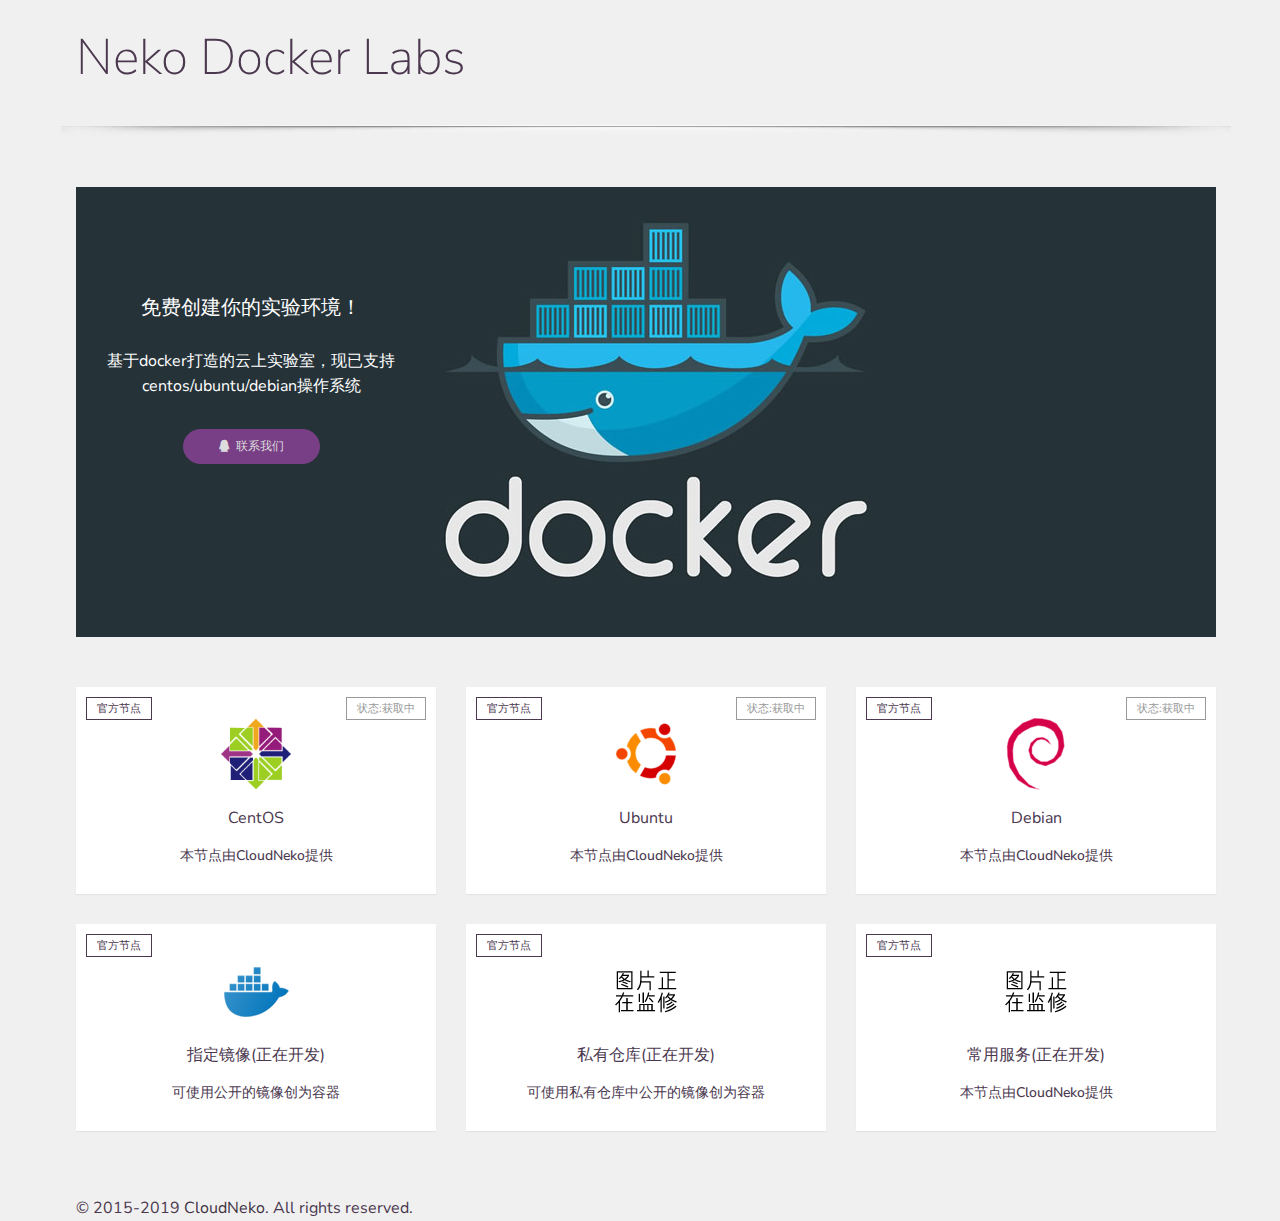
<file: index.html>
﻿<!DOCTYPE html>
<html lang="en">
<head>
	<meta charset="UTF-8" />
	<meta http-equiv="X-UA-Compatible" content="IE=edge" />
	<meta name="viewport" content="width=device-width, initial-scale=1, shrink-to-fit=no" />

	<title>容实验 - 猫云计算,Docker实验室,在线真实环境,高效学习Linux</title>

	<meta name="author" content="容实验" />
	<meta name="description" content="容实验:基于docker打造的云上实验室，现已支持centos/ubuntu/debian操作系统" />

	<link rel="stylesheet" href="https://fonts.googleapis.com/css?family=Nunito+Sans:200,300,400,600" />

	<link rel="stylesheet" href="plugins/bootstrap/bootstrap.min.css" />
	<link rel="stylesheet" href="plugins/font-awesome/css/all.css" />

	<link rel="stylesheet" href="css/style.css" />
	<link rel="stylesheet" href="css/responsive.css" />
	<link rel="stylesheet" href="css/ic-helpers.min.css" />
</head>
<body>




	<!-- Content -->
	<div class="content-home">
		<div class="container m-t-100 m-b-100">
			<div class="row m-b-70">
				<div class="col-sm-8">
					<h1 class="text-xs-center">Neko Docker Labs</h1>
				</div>


				<div class="clearfix"></div>

				<div class="separator-one"></div>
			</div>

			<div class="row m-b-70">
				<div class="col-xs-12 col-sm-12 col-md-12">
					<div class="product-banner">
						<div class="product-banner-wrapper">
							<h2 class="text-white" style="font-size: 20px;">免费创建你的实验环境！</h2>
							<p class="text-white" id="count"></p>
							<p class="text-white m-b-30">基于docker打造的云上实验室，现已支持centos/ubuntu/debian操作系统</p>

                            <a href="http://wpa.qq.com/msgrd?v=3&uin=1512214905&site=qq&menu=yes" class="btn btn-success"><i class="fab fa-qq"></i>&nbsp; 联系我们</a>
						</div>
					</div>
				</div>
			</div>

			<div class="row">
				<div class="col-xs-12 col-sm-4 col-md-4">
					<div class="panel">
						<div class="panel-body p-t-30 p-b-30 text-center">
							<div class="badge-sale-primary">官方节点</div>
                            <div id="fr1-centos"><div style=" position: absolute; top: 10px; /* left: 25px; */ right: 25px; font-size: 11px; color: #999; text-transform: uppercase; border: 1px solid #999; padding: 5px 10px;">状态:获取中</div></div>
							<a href="centos.html" class="product-item">
								<img src="img/iso/centos.png" class="img-responsive center-block" alt="" />
							</a>

							<a href="centos.html">
								<h5 class="m-tb-20">CentOS</h5>
							</a>
							<h6>本节点由CloudNeko提供</h6>
						</div>
					</div>
				</div>

				<div class="col-xs-12 col-sm-4 col-md-4">
					<div class="panel">
						<div class="panel-body p-t-30 p-b-30 text-center">
						<div class="badge-sale-primary">官方节点</div>
                          <div id="fr1-ubuntu"><div style=" position: absolute; top: 10px; /* left: 25px; */ right: 25px; font-size: 11px; color: #999; text-transform: uppercase; border: 1px solid #999; padding: 5px 10px;">状态:获取中</div></div>
							<a href="ubuntu.html" class="product-item">
								<img src="img/iso/ubuntu.png" class="img-responsive center-block" alt="" />
							</a>

							<a href="ubuntu.html">
								<h5 class="m-tb-20">Ubuntu</h5>
							</a>
							<h6>本节点由CloudNeko提供</h6>
						</div>
					</div>
				</div>

				<div class="col-xs-12 col-sm-4 col-md-4">
					<div class="panel">
						<div class="panel-body p-t-30 p-b-30 text-center">
						<div class="badge-sale-primary">官方节点</div>
                          <div id="fr1-debian"><div style=" position: absolute; top: 10px; /* left: 25px; */ right: 25px; font-size: 11px; color: #999; text-transform: uppercase; border: 1px solid #999; padding: 5px 10px;">状态:获取中</div></div>
							<a href="debian.html" class="product-item">
								<img src="img/iso/debian.png" class="img-responsive center-block" alt="" />
							</a>

							<a href="debian.html">
								<h5 class="m-tb-20">Debian</h5>
							</a>
							<h6>本节点由CloudNeko提供</h6>
						</div>
					</div>
				</div>
              
				<div class="col-xs-12 col-sm-4 col-md-4">
					<div class="panel">
						<div class="panel-body p-t-30 p-b-30 text-center">
						<div class="badge-sale-primary">官方节点</div>
                          <div id="fr1"></div>
							<a href="#" class="product-item">
								<img src="img/iso/docker.png" class="img-responsive center-block" alt="" />
							</a>

							<a href="#">
								<h5 class="m-tb-20">指定镜像(正在开发)</h5>
							</a>
							<h6>可使用公开的镜像创为容器</h6>
						</div>
					</div>
				</div>
              
				<div class="col-xs-12 col-sm-4 col-md-4">
					<div class="panel">
						<div class="panel-body p-t-30 p-b-30 text-center">
						<div class="badge-sale-primary">官方节点</div>
							<a href="#" class="product-item">
								<img src="img/iso/ing.png" class="img-responsive center-block" alt="" />
							</a>

							<a href="#">
								<h5 class="m-tb-20">私有仓库(正在开发)</h5>
							</a>
							<h6>可使用私有仓库中公开的镜像创为容器</h6>
						</div>
					</div>
				</div>
              
				<div class="col-xs-12 col-sm-4 col-md-4">
					<div class="panel">
						<div class="panel-body p-t-30 p-b-30 text-center">
						<div class="badge-sale-primary">官方节点</div>
							<a href="#" class="product-item">
								<img src="img/iso/ing.png" class="img-responsive center-block" alt="" />
							</a>

							<a href="#">
								<h5 class="m-tb-20">常用服务(正在开发)</h5>
							</a>
							<h6>本节点由CloudNeko提供</h6>
						</div>
					</div>
				</div>
			</div>




		</div>


				<div class="col-sm-12 footer-line"></div>

				<div class="col-sm-12 m-t-10">
					<div class="container">
						<div class="row">
							<div class="col-xs-12 col-sm-6 text-xs-center">
								<p>&copy; 2015-2019 <a href="#">CloudNeko</a>. All rights reserved.</p>
							</div>

						</div>
					</div>
				</div>
			</div>
		</div>
		<!-- Footer -->
	</div>
	<!-- Content -->

	

	<script src="plugins/jquery.min.js"></script>
	<script src="plugins/bootstrap/bootstrap.min.js"></script>

	<script src="js/global.js"></script>
<script>
  $.post("http://labs.cloudneko.com/api/GetCount.php","",function(data, xhr) {
     var obj = eval(data);
     document.getElementById("count").innerHTML ="已创建过"+obj.count+"次容器";
   },"json")
    $.get("http://labs.cloudneko.com/api/GetNodeStatus.php?nodename=suqian1","",function(data, xhr) {
     var obj = eval(data);
    if(obj.status=="ok")
    {
      document.getElementById("fr1-centos").innerHTML ="<div style=\" position: absolute; top: 10px; /* left: 25px; */ right: 25px; font-size: 11px; color: #4f8e4b; text-transform: uppercase; border: 1px solid #4f8e4b; padding: 5px 10px; \">状态:正常</div>";
      document.getElementById("fr1-ubuntu").innerHTML ="<div style=\" position: absolute; top: 10px; /* left: 25px; */ right: 25px; font-size: 11px; color: #4f8e4b; text-transform: uppercase; border: 1px solid #4f8e4b; padding: 5px 10px; \">状态:正常</div>";
      document.getElementById("fr1-debian").innerHTML ="<div style=\" position: absolute; top: 10px; /* left: 25px; */ right: 25px; font-size: 11px; color: #4f8e4b; text-transform: uppercase; border: 1px solid #4f8e4b; padding: 5px 10px; \">状态:正常</div>";
    }
     else
     {
       document.getElementById("fr1-centos").innerHTML ="<div style=\" position: absolute; top: 10px; /* left: 25px; */ right: 25px; font-size: 11px; color: #ff0500; text-transform: uppercase; border: 1px solid #ff0500; padding: 5px 10px; \">状态:宕机</div>";
       document.getElementById("fr1-ubuntu").innerHTML ="<div style=\" position: absolute; top: 10px; /* left: 25px; */ right: 25px; font-size: 11px; color: #ff0500; text-transform: uppercase; border: 1px solid #ff0500; padding: 5px 10px; \">状态:宕机</div>";
       document.getElementById("fr1-debian").innerHTML ="<div style=\" position: absolute; top: 10px; /* left: 25px; */ right: 25px; font-size: 11px; color: #ff0500; text-transform: uppercase; border: 1px solid #ff0500; padding: 5px 10px; \">状态:宕机</div>";
     }
   },"json")
function Get(){ 
  $.post("http://labs.cloudneko.com/api/GetCount.php","",function(data, xhr) {
     var obj = eval(data);
     document.getElementById("count").innerHTML ="已创建过"+obj.count+"次容器";
   },"json")
}
function fr1status(){ 
  $.get("http://labs.cloudneko.com/api/GetNodeStatus.php?nodename=suqian1","",function(data, xhr) {
     var obj = eval(data);
    if(obj.status=="ok")
    {
      document.getElementById("fr1-centos").innerHTML ="<div style=\" position: absolute; top: 10px; /* left: 25px; */ right: 25px; font-size: 11px; color: #4f8e4b; text-transform: uppercase; border: 1px solid #4f8e4b; padding: 5px 10px; \">状态:正常</div>";
      document.getElementById("fr1-ubuntu").innerHTML ="<div style=\" position: absolute; top: 10px; /* left: 25px; */ right: 25px; font-size: 11px; color: #4f8e4b; text-transform: uppercase; border: 1px solid #4f8e4b; padding: 5px 10px; \">状态:正常</div>";
      document.getElementById("fr1-debian").innerHTML ="<div style=\" position: absolute; top: 10px; /* left: 25px; */ right: 25px; font-size: 11px; color: #4f8e4b; text-transform: uppercase; border: 1px solid #4f8e4b; padding: 5px 10px; \">状态:正常</div>";
    }
     else
     {
       document.getElementById("fr1-centos").innerHTML ="<div style=\" position: absolute; top: 10px; /* left: 25px; */ right: 25px; font-size: 11px; color: #ff0500; text-transform: uppercase; border: 1px solid #ff0500; padding: 5px 10px; \">状态:宕机</div>";
       document.getElementById("fr1-ubuntu").innerHTML ="<div style=\" position: absolute; top: 10px; /* left: 25px; */ right: 25px; font-size: 11px; color: #ff0500; text-transform: uppercase; border: 1px solid #ff0500; padding: 5px 10px; \">状态:宕机</div>";
       document.getElementById("fr1-debian").innerHTML ="<div style=\" position: absolute; top: 10px; /* left: 25px; */ right: 25px; font-size: 11px; color: #ff0500; text-transform: uppercase; border: 1px solid #ff0500; padding: 5px 10px; \">状态:宕机</div>";
     }
   },"json")
} 
  var get = window.setInterval("Get()",5000); 
  var status = window.setInterval("fr1status()",10000); 

  </script>
</body>
</html>
</file>
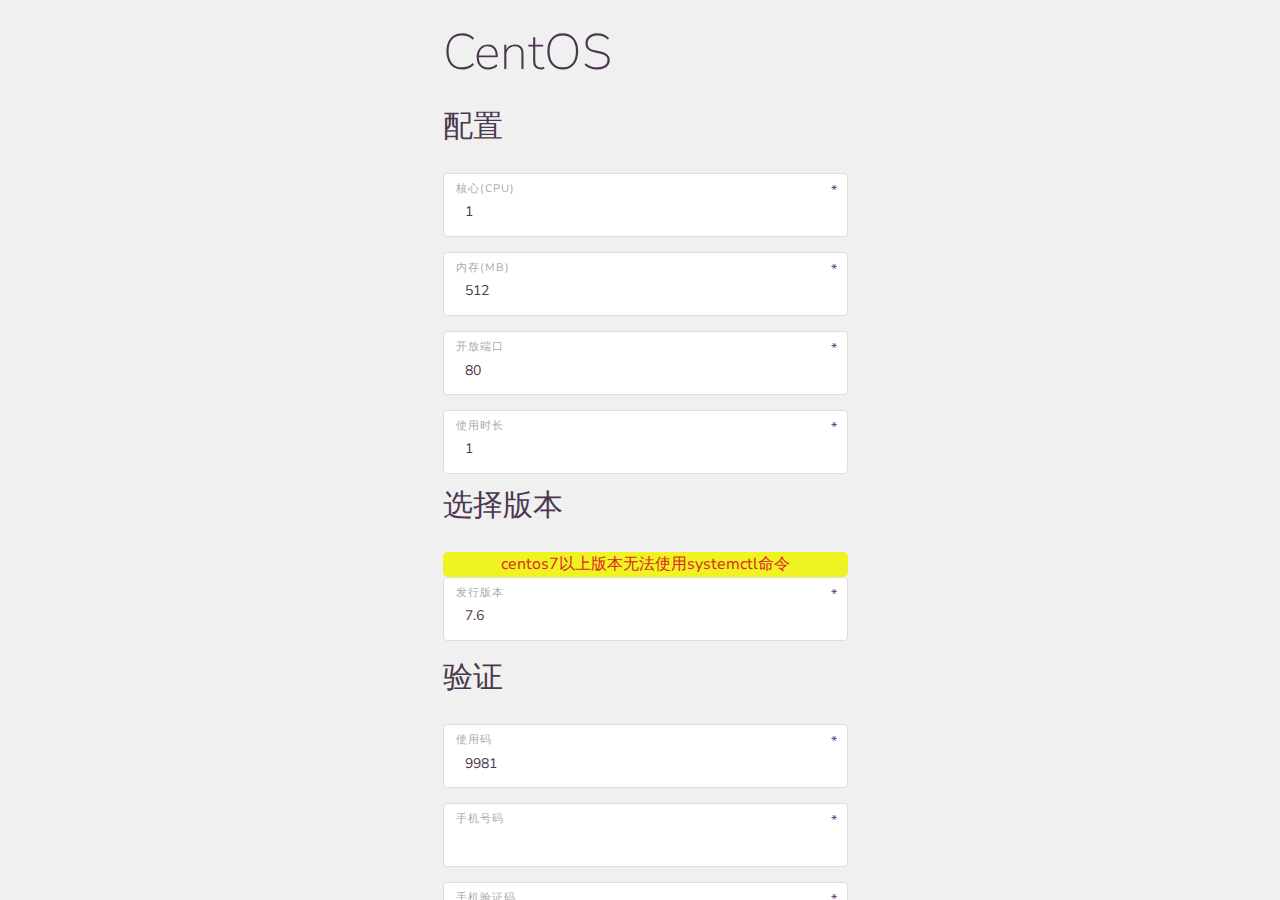
<file: centos.html>
﻿<!DOCTYPE html>
<html lang="en">
<head>
	<meta charset="UTF-8" />
	<meta http-equiv="X-UA-Compatible" content="IE=edge" />
	<meta name="viewport" content="width=device-width, initial-scale=1, shrink-to-fit=no" />

	<title>CentOS - 容实验</title>

	<meta name="author" content="" />
	<meta name="description" content="" />
    <script type="text/javascript" src="http://labs.cloudneko.com/js/spin.min.js" ></script>
	<link rel="stylesheet" href="https://fonts.googleapis.com/css?family=Nunito+Sans:200,300,400,600" />

	<link rel="stylesheet" href="plugins/bootstrap/bootstrap.min.css" />
	<link rel="stylesheet" href="plugins/font-awesome/css/all.css" />
	<link rel="stylesheet" href="plugins/bxslider/bxslider.min.css" />

	<link rel="stylesheet" href="css/style.css" />
	<link rel="stylesheet" href="css/responsive.css" />
	<link rel="stylesheet" href="css/ic-helpers.min.css" />
 <script type="text/javascript">        
        var opts = {            
            lines: 13, 
            length: 20, 
            width: 10, 
            radius: 30,
            corners: 1, 
            rotate: 0, 
            direction: 1, 
            color: '#793f86', 
            speed: 1.4, 
            trail: 60, 
            shadow: false, 
            hwaccel: false,        
            className: 'spinner',
            zIndex: 2e9, 
            top: '300px',
            left: 'auto'
        };
   var spinner = new Spinner(opts);
    </script>
</head>
<body>
<div id="firstDiv">
    </div>


	<!-- Content -->
	<div class="content-right">
		<div class="container-fluid">
			<div class="row">


				<div class="col-xs-12 col-sm-12 col-md-7 diy-100">
					<div class="row">
						<div class="col-xs-12 col-sm-12 col-md-10 col-md-push-1 m-b-70">
							<div class="row">
								<div class="col-sm-8">
									<h1 class="text-xs-center">CentOS</h1>
								</div>

							</div>

							<div class="row">
								<div class="col-xs-12 col-sm-12 col-md-12 m-tb-100">
									

								<h2>配置</h2>
									<div class="form-group form-group-default required">
									<label>核心(CPU)</label>
									<select name="cpu" id="cpu" class="form-control">
										<option value="1">1</option>
										<option value="2">2</option>
										<option value="3">3</option>
										<option value="4">4</option>
									</select>
									</div>
									<div class="form-group form-group-default required">
									<label>内存(MB)</label>
									<select name="memory" id="memory" class="form-control">
										<option value="512">512</option>
										<option value="256">256</option>
										<option value="128">128</option>
										<option value="1024">1024</option>
                                        <option value="2048">2048</option>
									</select>
									</div>
								<div class="form-group form-group-default required">
									<label>开放端口</label>
									<input type="text" name="inport" id="inport" class="form-control" required="" value="80">
								</div>
									<div class="form-group form-group-default required">
									<label>使用时长</label>
									<select name="uestime" id="uestime" class="form-control">
										<option value="1">1</option>
										<option value="12">12</option>
										<option value="24">24</option>
                                        <option value="48">48</option>
									</select>
									</div>

									<h2>选择版本</h2>
                                    <div style="size: 20px;background-color: #eff321;color: #da2626;/* border: 2px solid; */text-align: center;border-radius: 5px;"><p>centos7以上版本无法使用systemctl命令</p></div>
									<div class="m-b-20">
									<div class="form-group form-group-default required">
									<label>发行版本</label>
									<select name="version" id="version" class="form-control">
										<option value="hub.hjh365.cn/library/centos:7.6">7.6</option>
                                        <option value="hub.hjh365.cn/library/centos:7.0">7.0</option>
                                        <option value="hub.hjh365.cn/library/centos:6.10">6.10</option>
                                        <option value="hub.hjh365.cn/library/centos:6.6">6.6</option>
									</select>
									</div>
									</div>
									<h2>验证</h2><div class="form-group form-group-default required">
									<label>使用码</label>
									<input type="text" name="code" id="code" class="form-control" required="" value="9981">
								</div>
                                  <div class="form-group form-group-default required">
									<label>手机号码</label>
									<input type="text" name="phone" id="phone" class="form-control" required="">
								</div>
                                  <div class="form-group form-group-default required">
									<label>手机验证码</label>
									<input type="text" name="smscode" id="smscode" class="form-control" required="">
                                 <div id="sendcode">   <a href="javascript:void(0);" onclick="sendcode()"><i class="fas fa-envelope"></i>&nbsp; 点击获取验证码</a></div>
								</div>
									<a  href="javascript:void(1);" onclick="Go()" class="btn btn-success"><i class="fas fa-cube"></i>&nbsp; 创建容器</a>
									<a href="index.html" class="btn btn-success"><i class="fas fa-home"></i>&nbsp; 返回首页</a>
								</div>

								

	<script src="plugins/jquery.min.js"></script>
	<script src="plugins/bootstrap/bootstrap.min.js"></script>
	<script src="plugins/bxslider/bxslider.min.js"></script>

	<script src="js/global.js"></script>
     <script>
       function sendcode() {
  var phone = $("#phone").val();
  document.getElementById("sendcode").innerHTML ="";
  var sms = {
   phone: phone
  }
        $.post("http://labs.cloudneko.com/api/sms.php",sms,function(data, xhr) {
          var obj = eval(data);
          if(obj.status=="success")
          {
            document.getElementById("sendcode").innerHTML ="<p><i class=\"fas fa-envelope\" ></i>&nbsp; 已发送</p>";
          }
          else
          {
            if(obj.status=="error2" || obj.status=="error")
            {
              alert("发送失败，请检查您的手机号码是否正确");
              document.getElementById("sendcode").innerHTML =" <a href=\"javascript:void(0);\" onclick=\"sendcode()\"><i class=\"fas fa-envelope\" ></i>&nbsp; 点击获取验证码</a>";
            }
            if(obj.status=="error3")
            {
              alert("发送次数超过限制，请在30分钟后重试");
            }
            if(obj.status=="error4")
            {
              alert("发送过于频繁，请在5分钟后重试");
            }
          }
      }, "json")
  
       }
function Go() {
    var cpu = $("#cpu").val();
    var memory = $("#memory").val();
    var inport = $("#inport").val();
    var outport ="";
    var sshport="";
  	var version = $("#version").val();
  	var uestime = $("#uestime").val();
    var code = $("#code").val();
    var nodename="suqian1";
    var smscode = $("#smscode").val();
  $.post("http://labs.cloudneko.com/api/Getport.php","",function(data, xhr) {
    var obj = eval(data);
      var postparams = {
        cpu: cpu,
        memory: memory,
        inport: inport,
        outport: obj.outport,
        sshport: obj.sshport,
        version: version,
        uestime: uestime,
        code: code,
        nodename: nodename,
        smscode: smscode
    };
     $("#firstDiv").text("");
     var target = $("#firstDiv").get(0);
     spinner.spin(target);
     $.get("http://labs.cloudneko.com/api/create.php",postparams,function(data, xhr) {
       var createmgs=eval(data);
       if(createmgs.status=="ok")
       {
          window.location.href = "http://labs.cloudneko.com/done.php?outport="+obj.outport;
       }
       if(createmgs.status=="error1")
       {
          alert("使用码无效");
          spinner.spin();
       }
       if(createmgs.status=="error2")
       {
          alert("验证码无效");
         spinner.spin();
       }
      }, "json")

    }, "json")
}

       </script>
</body>
</html>
</file>
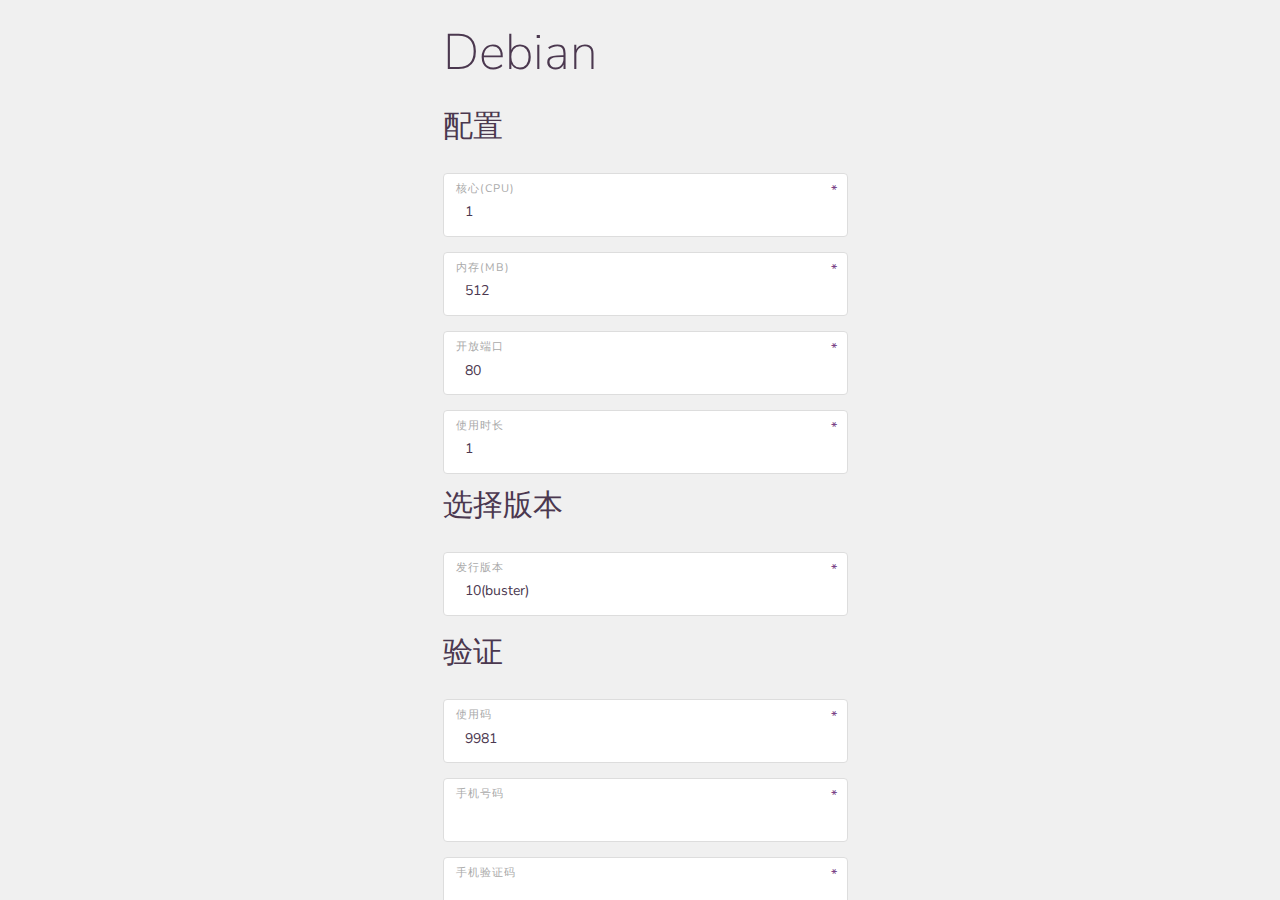
<file: debian.html>
﻿<!DOCTYPE html>
<html lang="en">
<head>
	<meta charset="UTF-8" />
	<meta http-equiv="X-UA-Compatible" content="IE=edge" />
	<meta name="viewport" content="width=device-width, initial-scale=1, shrink-to-fit=no" />

	<title>Debian - 容实验</title>

	<meta name="author" content="" />
	<meta name="description" content="" />
    <script type="text/javascript" src="http://labs.cloudneko.com/js/spin.min.js" ></script>
	<link rel="stylesheet" href="https://fonts.googleapis.com/css?family=Nunito+Sans:200,300,400,600" />

	<link rel="stylesheet" href="plugins/bootstrap/bootstrap.min.css" />
	<link rel="stylesheet" href="plugins/font-awesome/css/all.css" />
	<link rel="stylesheet" href="plugins/bxslider/bxslider.min.css" />

	<link rel="stylesheet" href="css/style.css" />
	<link rel="stylesheet" href="css/responsive.css" />
	<link rel="stylesheet" href="css/ic-helpers.min.css" />
 <script type="text/javascript">        
        var opts = {            
            lines: 13, 
            length: 20, 
            width: 10, 
            radius: 30,
            corners: 1, 
            rotate: 0, 
            direction: 1, 
            color: '#793f86', 
            speed: 1.4, 
            trail: 60, 
            shadow: false, 
            hwaccel: false,        
            className: 'spinner',
            zIndex: 2e9, 
            top: '300px',
            left: 'auto'
        };
   var spinner = new Spinner(opts);
    </script>
</head>
<body>
<div id="firstDiv">
    </div>



	<!-- Content -->
	<div class="content-right">
		<div class="container-fluid">
			<div class="row">


				<div class="col-xs-12 col-sm-12 col-md-7 diy-100">
					<div class="row">
						<div class="col-xs-12 col-sm-12 col-md-10 col-md-push-1 m-b-70">
							<div class="row">
								<div class="col-sm-8">
									<h1 class="text-xs-center">Debian</h1>
								</div>

							</div>

							<div class="row">
								<div class="col-xs-12 col-sm-12 col-md-12 m-tb-100">
									

								<h2>配置</h2>
									<div class="form-group form-group-default required">
									<label>核心(CPU)</label>
									<select name="cpu" id="cpu" class="form-control">
										<option value="1">1</option>
										<option value="2">2</option>
										<option value="3">3</option>
										<option value="4">4</option>
									</select>
									</div>
									<div class="form-group form-group-default required">
									<label>内存(MB)</label>
									<select name="memory" id="memory" class="form-control">
										<option value="512">512</option>
										<option value="256">256</option>
										<option value="128">128</option>
										<option value="1024">1024</option>
                                        <option value="2048">2048</option>
									</select>
									</div>
								<div class="form-group form-group-default required">
									<label>开放端口</label>
									<input type="text" name="inport" id="inport" class="form-control" required="" value="80">
								</div>
									<div class="form-group form-group-default required">
									<label>使用时长</label>
									<select name="uestime" id="uestime" class="form-control">
										<option value="1">1</option>
										<option value="12">12</option>
										<option value="24">24</option>
                                        <option value="48">48</option>
									</select>
									</div>

									<h2>选择版本</h2>

									<div class="m-b-20">
									<div class="form-group form-group-default required">
									<label>发行版本</label>
									<select name="version" id="version" class="form-control">
                                      <option value="hub.hjh365.cn/library/debian:10">10(buster)</option>
									   <option value="hub.hjh365.cn/library/debian:9.7">9.7(stretch</option>
									</select>
									</div>
									</div>
									<h2>验证</h2><div class="form-group form-group-default required">
									<label>使用码</label>
									<input type="text" name="code" id="code" class="form-control" required="" value="9981">
								</div>
                                  <div class="form-group form-group-default required">
									<label>手机号码</label>
									<input type="text" name="phone" id="phone" class="form-control" required="">
								</div>
                                  <div class="form-group form-group-default required">
									<label>手机验证码</label>
									<input type="text" name="smscode" id="smscode" class="form-control" required="">
                                 <div id="sendcode">   <a href="javascript:void(0);" onclick="sendcode()"><i class="fas fa-envelope"></i>&nbsp; 点击获取验证码</a></div>
								</div>
									<a  href="javascript:void(1);" onclick="Go()" class="btn btn-success"><i class="fas fa-cube"></i>&nbsp; 创建容器</a>
									<a href="index.html" class="btn btn-success"><i class="fas fa-home"></i>&nbsp; 返回首页</a>
								</div>

								

	<script src="plugins/jquery.min.js"></script>
	<script src="plugins/bootstrap/bootstrap.min.js"></script>
	<script src="plugins/bxslider/bxslider.min.js"></script>

	<script src="js/global.js"></script>
     <script>
       function sendcode() {
  var phone = $("#phone").val();
  document.getElementById("sendcode").innerHTML ="";
  var sms = {
   phone: phone
  }
        $.post("http://labs.cloudneko.com/api/sms.php",sms,function(data, xhr) {
          var obj = eval(data);
          if(obj.status=="success")
          {
            document.getElementById("sendcode").innerHTML ="<p><i class=\"fas fa-envelope\" ></i>&nbsp; 已发送</p>";
          }
          else
          {
            if(obj.status=="error2" || obj.status=="error")
            {
              alert("发送失败，请检查您的手机号码是否正确");
              document.getElementById("sendcode").innerHTML =" <a href=\"javascript:void(0);\" onclick=\"sendcode()\"><i class=\"fas fa-envelope\"></i></i>&nbsp; 点击获取验证码</a>";
            }
            if(obj.status=="error3")
            {
              alert("发送次数超过限制，请在30分钟后重试");
            }
            if(obj.status=="error4")
            {
              alert("发送过于频繁，请在5分钟后重试");
            }
          }
      }, "json")
  
       }
function Go() {
    var cpu = $("#cpu").val();
    var memory = $("#memory").val();
    var inport = $("#inport").val();
    var outport ="";
    var sshport="";
  	var version = $("#version").val();
  	var uestime = $("#uestime").val();
    var code = $("#code").val();
    var nodename="suqian1";
    var smscode = $("#smscode").val();
  $.post("http://labs.cloudneko.com/api/Getport.php","",function(data, xhr) {
    var obj = eval(data);
      var postparams = {
        cpu: cpu,
        memory: memory,
        inport: inport,
        outport: obj.outport,
        sshport: obj.sshport,
        version: version,
        uestime: uestime,
        code: code,
        nodename: nodename,
        smscode: smscode
    };
     $("#firstDiv").text("");
     var target = $("#firstDiv").get(0);
     spinner.spin(target);
     $.get("http://labs.cloudneko.com/api/create.php",postparams,function(data, xhr) {
       var createmgs=eval(data);
       if(createmgs.status=="ok")
       {
          window.location.href = "http://labs.cloudneko.com/done.php?outport="+obj.outport;
       }
       if(createmgs.status=="error1")
       {
          alert("使用码无效");
          spinner.spin();
       }
       if(createmgs.status=="error2")
       {
          alert("验证码无效");
         spinner.spin();
       }
      }, "json")

    }, "json")
}
                              </script>
</body>
</html>
</file>
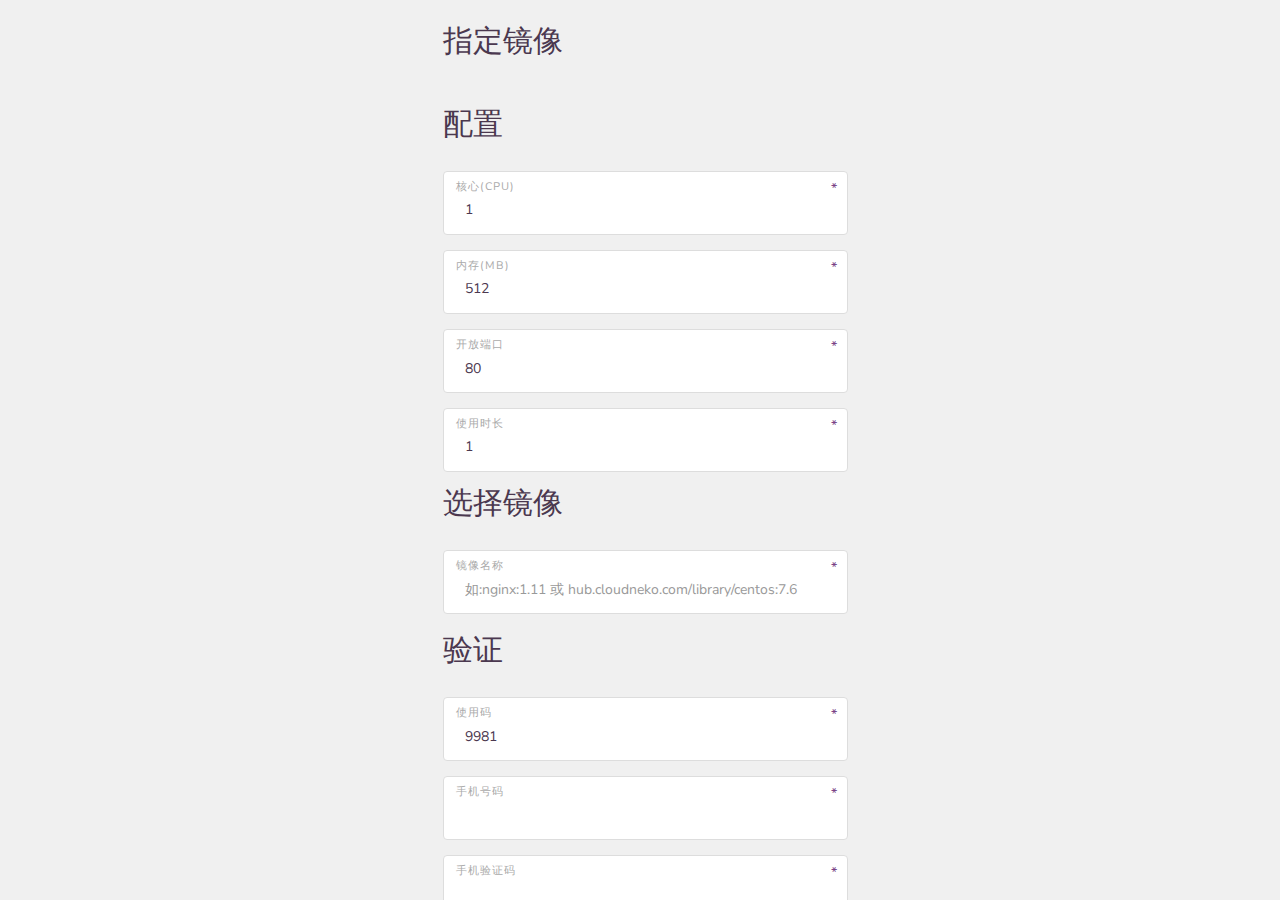
<file: hub.html>
﻿<!DOCTYPE html>
<html lang="en">
<head>
	<meta charset="UTF-8" />
	<meta http-equiv="X-UA-Compatible" content="IE=edge" />
	<meta name="viewport" content="width=device-width, initial-scale=1, shrink-to-fit=no" />

	<title>指定镜像 - 容实验</title>

	<meta name="author" content="" />
	<meta name="description" content="" />
    <script type="text/javascript" src="http://labs.cloudneko.com/js/spin.min.js" ></script>
	<link rel="stylesheet" href="https://fonts.googleapis.com/css?family=Nunito+Sans:200,300,400,600" />

	<link rel="stylesheet" href="plugins/bootstrap/bootstrap.min.css" />
	<link rel="stylesheet" href="plugins/font-awesome/css/all.css" />
	<link rel="stylesheet" href="plugins/bxslider/bxslider.min.css" />

	<link rel="stylesheet" href="css/style.css" />
	<link rel="stylesheet" href="css/responsive.css" />
	<link rel="stylesheet" href="css/ic-helpers.min.css" />
 <script type="text/javascript">        
        var opts = {            
            lines: 13, 
            length: 20, 
            width: 10, 
            radius: 30,
            corners: 1, 
            rotate: 0, 
            direction: 1, 
            color: '#793f86', 
            speed: 1.4, 
            trail: 60, 
            shadow: false, 
            hwaccel: false,        
            className: 'spinner',
            zIndex: 2e9, 
            top: '300px',
            left: 'auto'
        };
   var spinner = new Spinner(opts);
    </script>
</head>
<body>
<div id="firstDiv">
    </div>


	<!-- Content -->
	<div class="content-right">
		<div class="container-fluid">
			<div class="row">


				<div class="col-xs-12 col-sm-12 col-md-7 diy-100">
					<div class="row">
						<div class="col-xs-12 col-sm-12 col-md-10 col-md-push-1 m-b-70">
							<div class="row">
								<div class="col-sm-8">
									<h2 class="text-xs-center">指定镜像</h2>
								</div>

							</div>

							<div class="row">
								<div class="col-xs-12 col-sm-12 col-md-12 m-tb-100">
									

								<h2>配置</h2>
									<div class="form-group form-group-default required">
									<label>核心(CPU)</label>
									<select name="cpu" id="cpu" class="form-control">
										<option value="1">1</option>
										<option value="2">2</option>
										<option value="3">3</option>
										<option value="4">4</option>
									</select>
									</div>
									<div class="form-group form-group-default required">
									<label>内存(MB)</label>
									<select name="memory" id="memory" class="form-control">
										<option value="512">512</option>
										<option value="256">256</option>
										<option value="128">128</option>
										<option value="1024">1024</option>
                                        <option value="2048">2048</option>
									</select>
									</div>
								<div class="form-group form-group-default required">
									<label>开放端口</label>
									<input type="text" name="inport" id="inport" class="form-control" required="" value="80">
								</div>
									<div class="form-group form-group-default required">
									<label>使用时长</label>
									<select name="uestime" id="uestime" class="form-control">
										<option value="1">1</option>
										<option value="12">12</option>
										<option value="24">24</option>
                                        <option value="48">48</option>
									</select>
									</div>

									<h2>选择镜像</h2>

									<div class="m-b-20">
								<div class="form-group form-group-default required">
									<label>镜像名称</label>
									<input type="text" name="inport" id="inport" class="form-control" required="" placeholder="如:nginx:1.11 或 hub.cloudneko.com/library/centos:7.6">
								</div>
									</div>
									<h2>验证</h2><div class="form-group form-group-default required">
									<label>使用码</label>
									<input type="text" name="code" id="code" class="form-control" required="" value="9981">
								</div>
                                  <div class="form-group form-group-default required">
									<label>手机号码</label>
									<input type="text" name="phone" id="phone" class="form-control" required="">
								</div>
                                  <div class="form-group form-group-default required">
									<label>手机验证码</label>
									<input type="text" name="smscode" id="smscode" class="form-control" required="">
                                 <div id="sendcode">   <a href="javascript:void(0);" onclick="sendcode()"><i class="fas fa-envelope"></i>&nbsp; 点击获取验证码</a></div>
								</div>
									<a  href="javascript:void(1);" onclick="Go()" class="btn btn-success"><i class="fas fa-cube"></i>&nbsp; 创建容器</a>
									<a href="index.html" class="btn btn-success"><i class="fas fa-home"></i>&nbsp; 返回首页</a>
								</div>

								

	<script src="plugins/jquery.min.js"></script>
	<script src="plugins/bootstrap/bootstrap.min.js"></script>
	<script src="plugins/bxslider/bxslider.min.js"></script>

	<script src="js/global.js"></script>
     <script>
       function sendcode() {
  var phone = $("#phone").val();
  document.getElementById("sendcode").innerHTML ="";
  var sms = {
   phone: phone
  }
        $.post("http://labs.cloudneko.com/api/sms.php",sms,function(data, xhr) {
          var obj = eval(data);
          if(obj.status=="success")
          {
            document.getElementById("sendcode").innerHTML ="<p><i class=\"fas fa-envelope\" ></i>&nbsp; 已发送</p>";
          }
          else
          {
            if(obj.status=="error2" || obj.status=="error")
            {
              alert("发送失败，请检查您的手机号码是否正确");
              document.getElementById("sendcode").innerHTML =" <a href=\"javascript:void(0);\" onclick=\"sendcode()\"><i class=\"fas fa-envelope\" ></i>&nbsp; 点击获取验证码</a>";
            }
            if(obj.status=="error3")
            {
              alert("发送次数超过限制，请在30分钟后重试");
            }
            if(obj.status=="error4")
            {
              alert("发送过于频繁，请在5分钟后重试");
            }
          }
      }, "json")
  
       }
function Go() {
    var cpu = $("#cpu").val();
    var memory = $("#memory").val();
    var inport = $("#inport").val();
    var outport ="";
    var sshport="";
  	var version = $("#version").val();
  	var uestime = $("#uestime").val();
    var code = $("#code").val();
    var nodename="fr1";
    var smscode = $("#smscode").val();
  $.post("http://labs.cloudneko.com/api/Getport.php","",function(data, xhr) {
    var obj = eval(data);
      var postparams = {
        cpu: cpu,
        memory: memory,
        inport: inport,
        outport: obj.outport,
        sshport: obj.sshport,
        version: version,
        uestime: uestime,
        code: code,
        nodename: nodename,
        smscode: smscode
    };
     $("#firstDiv").text("");
     var target = $("#firstDiv").get(0);
     spinner.spin(target);
     $.get("http://labs.cloudneko.com/api/create.php",postparams,function(data, xhr) {
       var createmgs=eval(data);
       if(createmgs.status=="ok")
       {
          window.location.href = "http://labs.cloudneko.com/done.php?outport="+obj.outport;
       }
       if(createmgs.status=="error1")
       {
          alert("使用码无效");
          spinner.spin();
       }
       if(createmgs.status=="error2")
       {
          alert("验证码无效");
         spinner.spin();
       }
      }, "json")

    }, "json")
}

       </script>
</body>
</html>
</file>
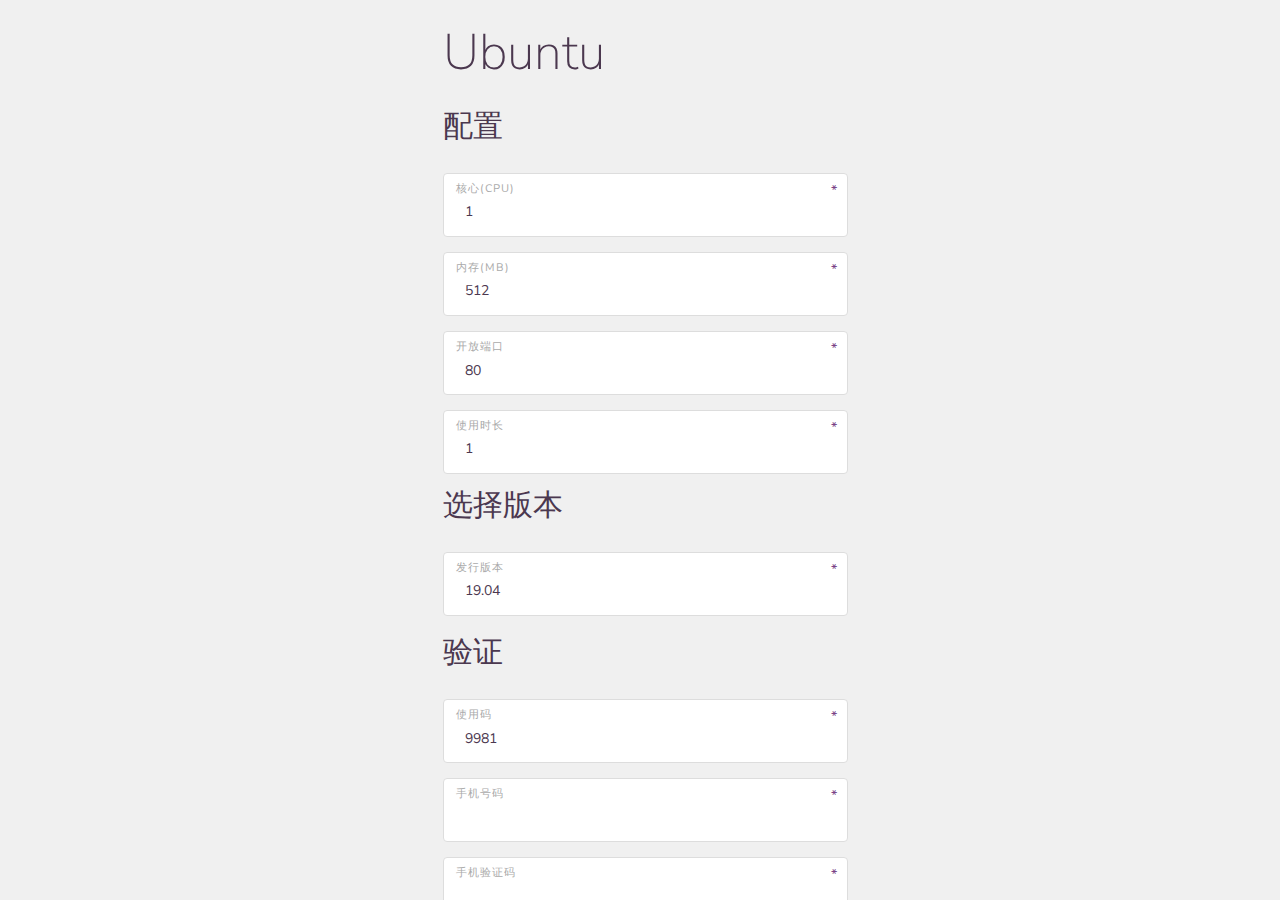
<file: ubuntu.html>
﻿<!DOCTYPE html>
<html lang="en">
<head>
	<meta charset="UTF-8" />
	<meta http-equiv="X-UA-Compatible" content="IE=edge" />
	<meta name="viewport" content="width=device-width, initial-scale=1, shrink-to-fit=no" />

	<title>Ubuntu - 容实验</title>

	<meta name="author" content="" />
	<meta name="description" content="" />
    <script type="text/javascript" src="http://labs.cloudneko.com/js/spin.min.js" ></script>
	<link rel="stylesheet" href="https://fonts.googleapis.com/css?family=Nunito+Sans:200,300,400,600" />

	<link rel="stylesheet" href="plugins/bootstrap/bootstrap.min.css" />
	<link rel="stylesheet" href="plugins/font-awesome/css/all.css" />
	<link rel="stylesheet" href="plugins/bxslider/bxslider.min.css" />

	<link rel="stylesheet" href="css/style.css" />
	<link rel="stylesheet" href="css/responsive.css" />
	<link rel="stylesheet" href="css/ic-helpers.min.css" />
 <script type="text/javascript">        
        var opts = {            
            lines: 13, 
            length: 20, 
            width: 10, 
            radius: 30,
            corners: 1, 
            rotate: 0, 
            direction: 1, 
            color: '#793f86', 
            speed: 1.4, 
            trail: 60, 
            shadow: false, 
            hwaccel: false,        
            className: 'spinner',
            zIndex: 2e9, 
            top: '300px',
            left: 'auto'
        };
var spinner = new Spinner(opts);
        
    </script>
</head>
<body>
<div id="firstDiv">
    </div>


	<!-- Content -->
	<div class="content-right">
		<div class="container-fluid">
			<div class="row">


				<div class="col-xs-12 col-sm-12 col-md-7 diy-100">
					<div class="row">
						<div class="col-xs-12 col-sm-12 col-md-10 col-md-push-1 m-b-70">
							<div class="row">
								<div class="col-sm-8">
									<h1 class="text-xs-center">Ubuntu</h1>
								</div>

							</div>

							<div class="row">
								<div class="col-xs-12 col-sm-12 col-md-12 m-tb-100">
									

								<h2>配置</h2>
									<div class="form-group form-group-default required">
									<label>核心(CPU)</label>
									<select name="cpu" id="cpu" class="form-control">
										<option value="1">1</option>
										<option value="2">2</option>
										<option value="3">3</option>
										<option value="4">4</option>
									</select>
									</div>
									<div class="form-group form-group-default required">
									<label>内存(MB)</label>
									<select name="memory" id="memory" class="form-control">
										<option value="512">512</option>
										<option value="256">256</option>
										<option value="128">128</option>
										<option value="1024">1024</option>
                                        <option value="2048">2048</option>
									</select>
									</div>
								<div class="form-group form-group-default required">
									<label>开放端口</label>
									<input type="text" name="inport" id="inport" class="form-control" required="" value="80">
								</div>
									<div class="form-group form-group-default required">
									<label>使用时长</label>
									<select name="uestime" id="uestime" class="form-control">
										<option value="1">1</option>
										<option value="12">12</option>
										<option value="24">24</option>
                                        <option value="48">48</option>
									</select>
									</div>

									<h2>选择版本</h2>

									<div class="m-b-20">
									<div class="form-group form-group-default required">
									<label>发行版本</label>
									<select name="version" id="version" class="form-control">
                                        <option value="hub.hjh365.cn/library/ubuntu:19.04">19.04</option>
										<option value="hub.hjh365.cn/library/ubuntu:18.10">18.10</option>
                                        <option value="hub.hjh365.cn/library/ubuntu:18.04">18.04</option>
                                        <option value="hub.hjh365.cn/library/ubuntu:16.04">16.04</option>
                                        <option value="hub.hjh365.cn/library/ubuntu:14.04">14.04</option>
                                        <option value="hub.hjh365.cn/library/ubuntu:12.04">12.04</option>
									</select>
									</div>
									</div>
									<h2>验证</h2><div class="form-group form-group-default required">
									<label>使用码</label>
									<input type="text" name="code" id="code" class="form-control" required="" value="9981">
								</div>
                                  <div class="form-group form-group-default required">
									<label>手机号码</label>
									<input type="text" name="phone" id="phone" class="form-control" required="">
								</div>
                                  <div class="form-group form-group-default required">
									<label>手机验证码</label>
									<input type="text" name="smscode" id="smscode" class="form-control" required="">
                                 <div id="sendcode">   <a href="javascript:void(0);" onclick="sendcode()"><i class="fas fa-envelope" ></i>&nbsp; 点击获取验证码</a></div>
								</div>
									<a  href="javascript:void(1);" onclick="Go()" class="btn btn-success"><i class="fas fa-cube"></i>&nbsp; 创建容器</a>
									<a href="index.html" class="btn btn-success"><i class="fas fa-home"></i>&nbsp; 返回首页</a>
								</div>

								

	<script src="plugins/jquery.min.js"></script>
	<script src="plugins/bootstrap/bootstrap.min.js"></script>
	<script src="plugins/bxslider/bxslider.min.js"></script>

	<script src="js/global.js"></script>
     <script>
       function sendcode() {
  var phone = $("#phone").val();
  document.getElementById("sendcode").innerHTML ="";
  var sms = {
   phone: phone
  }
        $.post("http://labs.cloudneko.com/api/sms.php",sms,function(data, xhr) {
          var obj = eval(data);
          if(obj.status=="success")
          {
            document.getElementById("sendcode").innerHTML ="<p><i class=\"fas fa-envelope\" ></i>&nbsp; 已发送</p>";
          }
          else
          {
            if(obj.status=="error2" || obj.status=="error")
            {
              alert("发送失败，请检查您的手机号码是否正确");
              document.getElementById("sendcode").innerHTML =" <a href=\"javascript:void(0);\" onclick=\"sendcode()\"><i class=\"fas fa-envelope\" ></i>&nbsp; 点击获取验证码</a>";
            }
            if(obj.status=="error3")
            {
              alert("发送次数超过限制，请在30分钟后重试");
            }
            if(obj.status=="error4")
            {
              alert("发送过于频繁，请在5分钟后重试");
            }
          }
      }, "json")
  
       }
function Go() {
    var cpu = $("#cpu").val();
    var memory = $("#memory").val();
    var inport = $("#inport").val();
    var outport ="";
    var sshport="";
  	var version = $("#version").val();
  	var uestime = $("#uestime").val();
    var code = $("#code").val();
    var nodename="suqian1";
    var smscode = $("#smscode").val();
  $.post("http://labs.cloudneko.com/api/Getport.php","",function(data, xhr) {
    var obj = eval(data);
      var postparams = {
        cpu: cpu,
        memory: memory,
        inport: inport,
        outport: obj.outport,
        sshport: obj.sshport,
        version: version,
        uestime: uestime,
        code: code,
        nodename: nodename,
        smscode: smscode
    };
     $("#firstDiv").text("");
     var target = $("#firstDiv").get(0);
     spinner.spin(target);
     $.get("http://labs.cloudneko.com/api/create.php",postparams,function(data, xhr) {
       var createmgs=eval(data);
       if(createmgs.status=="ok")
       {
          window.location.href = "http://labs.cloudneko.com/done.php?outport="+obj.outport;
       }
       if(createmgs.status=="error1")
       {
          alert("使用码无效");
          spinner.spin();
       }
       if(createmgs.status=="error2")
       {
          alert("验证码无效");
         spinner.spin();
       }
      }, "json")

    }, "json")
}
       </script>
</body>
</html>
</file>
<file: css/style.css>
/*--------------------------------------------------------------------------
This is main CSS file that contains custom style rules used in this template

@package	Staro - Multipurpose HTML Shop Template
@author		IntelCoder
@copyright	Copyright (c) 2018, IntelCoder
@link		wwww.intelcoder.com
@version	1.0.0

----------------------------------------------------------------------------

TABLE OF CONTENTS:

01 Reset Styles
02 Grid
03 Global Styles
04 Tipography
05 Buttons, Links & Controls
06 Header
07 Footer
08 Homepage Slider
09 Contact
10 Cart & Checkout
11 Products
12 Blog
13 About
14 Product Details
15 Plugins

--------------------------------------------------------------------------*/


/*------------------------------------------------------------------------*/
/* 01 Reset Styles */
/*------------------------------------------------------------------------*/
html, body, div, span, applet, object, iframe, h1, h2, h3, h4, h5, h6, p, blockquote, pre, a, abbr, acronym, address, big, cite, code, del, dfn, em, img, ins, kbd, q, s, samp, small, strike, strong, sub, sup, tt, var, b, u, i, center, dl, dt, dd, ol, ul, li, fieldset, form, label, legend, table, caption, tbody, tfoot, thead, tr, th, td, article, aside, canvas, details, embed, figure, figcaption, footer, header, hgroup, menu, nav, output, ruby, section, summary, time, mark, audio, video {
	margin: 0;
	padding: 0;
	border: 0;
	font-size: 100%;
	vertical-align: baseline;
}

article, aside, details, figcaption, figure, footer, header, hgroup, menu, nav, section {
	display: block;
}

ol, ul {
	list-style: none;
	display: inline-block;
}

blockquote, q {
	font-style: italic;
	color: #793f86;
}

table {
	border-collapse: collapse;
	border-spacing: 0;
}

input, textarea, select {
	font-family: 'Nunito Sans', sans-serif;
	font-weight: 400;
	-webkit-appearance: none;
	-moz-appearance: none;
	-ms-appearance: none;
	-webkit-border-radius: 0;
	-moz-border-radius: 0;
	-ms-border-radius: 0;
	border-radius: 0;
}

input:focus, select:focus, textarea:focus, button:focus {
	border-color: inherit !important;
	outline: none !important;
	-webkit-box-shadow: none !important;
	-moz-box-shadow: none !important;
	-ms-box-shadow: none !important;
	box-shadow: none !important;
}

input:-webkit-autofill,
input:-webkit-autofill:hover,
input:-webkit-autofill:focus,
input:-webkit-autofill:active {
	transition: background-color 5000s ease-in-out 0s;
}

a, a:link, a:visited, a:active, a:hover {
	cursor: pointer;
	text-decoration: none;
	outline: none;
}

body {
	font-family: 'Nunito Sans', sans-serif;
	font-weight: 400;
	font-size: 14px;
	line-height: 1;
	color: #4b384f;
	background-color: #f0f0f0;
	overflow-y: scroll;
}


/*------------------------------------------------------------------------*/
/* 02 Grid */
/*------------------------------------------------------------------------*/
@media (min-width: 768px) {
	.container {
		width: 650px;
	}

}

@media (min-width: 992px) {
	.container {
		width: 870px;
	}

}

@media (min-width: 1200px) {
	.container {
		width: 1170px;
	}

}


/*------------------------------------------------------------------------*/
/* 03 Global Styles */
/*------------------------------------------------------------------------*/
a {
	color: #413344;
}

a:hover {
	color: #793f86;
}

hr {
	width: 100%;
	border-top: 2px solid #4b384f;
}

.form-control,
.input-group-addon {
	padding: 6px 10px;
}

.checkbox label,
.radio label {
	line-height: 28px;
	padding-left: 30px;
}

.radio input[type=radio] {
	margin-left: -25px;
}

input[type=radio] {
	margin: 6px 0 0;
}

input[type=radio]:after {
	width: 18px;
	height: 18px;
	position: relative;
	top: -2px;
	left: -2px;
	background-color: #fff;
	border: 2px solid #793f86;
	border-radius: 50%;
	content: "";
	display: inline-block;
	visibility: visible;
	cursor: pointer;
}

input[type=radio]:checked:after {
	background-color: #793f86;
}

.strike {
	text-decoration: line-through;
}


/*------------------------------------------------------------------------*/
/* 04 Tipography */
/*------------------------------------------------------------------------*/
h1, h2, h3, h4, h5 {
	font-family: 'Nunito Sans', sans-serif;
}

h1 {
	font-weight: 200;
	font-size: 50px;
	color: #4b384f;
	margin-bottom: 10px;
}

h2 {
	font-weight: 300;
	font-size: 30px;
	color: #4b384f;
	margin-bottom: 30px;
}

h3 {
	font-weight: 400;
	font-size: 20px;
	color: #4b384f;
	text-transform: uppercase;
	margin-bottom: 10px;
}

h4,
a h4 {
	font-weight: 400;
	font-size: 20px;
	color: #4b384f;
	margin-bottom: 10px;
}

a h4:hover {
	color: #793f86;
}

h5 {
	font-weight: 400;
	font-size: 16px;
	color: #4b384f;

	margin-bottom: 20px;
}

.footer h5 {
	color: #fff;
}

p {
	font-size: 16px;
	line-height: 25px;
}

.small, small {
	font-size: 85%;
}


/*------------------------------------------------------------------------*/
/* 05 Buttons, Links & Controls */
/*------------------------------------------------------------------------*/
.btn {
	font-size: 12px;
	font-weight: 400;
	padding: 8px 35px;
	border-radius: 20px;
	text-transform: uppercase;
}

.btn.btn-square {
	padding: 8px 15px;
	border-radius: 4px;
}

.btn-primary {
	color: #ddd;
	background-color: #4b384f;
	border-color: #4b384f;
}

.btn-primary:hover,
.btn-primary:focus,
.btn-primary:active,
.btn-primary:active:hover {
	color: #fff;
	background-color: #793f86;
	border-color: #793f86;
}

.btn-success {
	color: #ddd;
	background-color: #793f86;
	border-color: #793f86;
}

.btn-success:hover,
.btn-success:focus,
.btn-success:active,
.btn-success:active:hover {
	color: #fff;
	background-color: #6b3a76;
	border-color: #6b3a76;
}

.btn-sm,
.btn-group-sm > .btn {
	padding: 5px 15px;
	font-size: 11px;
	line-height: 1.5;
}

.btn-xs,
.btn-group-xs > .btn {
	padding: 3px 10px;
	font-size: 10px;
	line-height: 1.5;
}

.text-primary {
	color: #413344;
}

a.text-primary:hover,
a.text-primary:focus,
a.text-primary:active {
	color: #793f86;
}

.text-success {
	color: #793f86;
}

a.text-success:hover,
a.text-success:focus,
a.text-success:active {
	color: #6b3a76;
}

.text-white {
	color: #fff;
}

a.text-white:hover,
a.text-white:focus,
a.text-white:active {
	color: #4b384f;
}

.text-gray {
	color: #ccc;
}

a.text-gray:hover,
a.text-gray:focus,
a.text-gray:active {
	color: #4b384f;
}

.text-gray2 {
	color: #828181;
}

a.text-gray2:hover,
a.text-gray2:focus,
a.text-gray2:active {
	color: #4b384f;
}

.label-primary {
	background-color: #793f86;
}

.bg-primary {
	background-color: #4b384f;
}

.bg-info {
	background-color: #f8f8f8;
}

.bg-white {
	background-color: #fff;
}

.link-underline {
	text-transform: uppercase;
	border-bottom: 1px solid #413344;
	letter-spacing: 1px;
}

.form-group-default {
	width: 100%;
	position: relative;
	background-color: #fff;
	border: 1px solid #ddd;
	border-radius: 4px;
	padding: 7px 12px;
}

.form-group label:not(.error) {
	font-weight: 400;
	font-size: 11px;
	color: #aaa;
	letter-spacing: 1px;
	text-transform: uppercase;
}

.form-group-default .form-control {
	color: #4b384f;
	padding: 5px 0 5px 9px;
	border: none;
	-webkit-box-shadow: none;
	-moz-box-shadow: none;
	-ms-box-shadow: none;
	box-shadow: none;
}

.form-group-default.required:after {
	font-size: 14px;
	color: #793f86;
	content: "*";
	position: absolute;
	right: 10px;
	top: 10px;
}

.separator-one {
	width: 100%;
	height: 12px;
	background: url("../img/separator1.png") center;
	margin-top: 30px;
}

.separator-two {
	width: 100%;
	height: 36px;
	background: url("../img/separator2.png") center;
	margin-top: 30px;
}

.separator-three {
	width: 100%;
	height: 36px;
	background: url("../img/separator3.png") center no-repeat;
	margin-top: 30px;
}


/*------------------------------------------------------------------------*/
/* 06 Header */
/*------------------------------------------------------------------------*/
.menu-left {
	width: 100px;
	height: 100%;
	position: fixed;
	background-color: #fff;
	z-index: 15;
}
.content-home {
	height: 100%;
	position: absolute;
	left: 1%;
	right: 0;
	top:-70px;
}

.content-right {
	height: 100%;
	position: absolute;
	left: 30%;
	right: 0;
	overflow: auto;
}

.menu-left .logo-left img {
	padding: 20px;
}

.menu-left .nav-item {
	width: 30px;
	padding: 35px;
}

.menu-left .nav-item.last {
	position: absolute;
	bottom: 0;
}

.menu-left .badge {
	position: absolute;
	margin-top: -18px;
	margin-left: 2px;
	color: #fff;
	background-color: transparent;
}

.menu-right-btn {
	width: 50px;
	height: 50px;
	position: fixed;
	top: 50px;
	right: 50px;
	line-height: 51px;
	border-radius: 25px;
	background-color: #fff;
	box-shadow: 0px 0px 8px #ccc;
	text-align: center;
	opacity: 0.8;
	z-index: 1;
}

.menu-right-btn:hover {
	opacity: 1;
}

.menu-right-btn a {
	color: #4b384f;
	padding: 10px;
}

.side-nav {
	width: 250px;
	height: 100%;
	position: fixed;
	top: 0;
	right: -250px;
	background-color: #fff;
	overflow-x: hidden;
	transition: 0.5s;
	z-index: 20;
}

.side-nav .close-side-btn,
.side-nav .cart-side-btn,
.side-nav .account-side-btn,
.side-nav .home-side-btn {
	width: 50px;
	height: 50px;
	position: absolute;
	top: 50px;
	right: 50px;
	line-height: 51px;
	border-radius: 25px;
	background-color: #fff;
	text-align: center;
	box-shadow: 0px 0px 8px #ccc;
}

.side-nav .close-side-btn a,
.side-nav .cart-side-btn a,
.side-nav .account-side-btn a,
.side-nav .home-side-btn a {
	font-size: 20px;
	color: #4b384f;
}

.side-nav ul {
	margin: 150px 50px 0 60px;
	text-align: right;
}

.side-nav ul li {
	margin-bottom: 30px;
}

.side-nav ul li a {
	font-weight: 600;
	font-size: 14px;
	color: #4b384f;
}

.side-nav ul li a:hover {
	color: #8c439c;
}

.social-media-box {
	margin: auto 50px;
	position: absolute;
	left: 0;
	right: 0;
	bottom: 50px;
	text-align: center;
}

.social-media-box a {
	font-size: 20px;
}

.overlay {
	height: 100%;
	width: 0;
	position: fixed;
	top: 0;
	right: 0;
	left: 0;
	bottom: 0;
	background-color: #D3D0D6;
	overflow-x: hidden;
	transition: 0.5s;
	z-index: 15;
}

.search-input {
	font-weight: 300;
	font-size: 70px;
	color: #4b384f;
	text-transform: uppercase;
	height: 90px;
	padding: 5px;
	background-color: transparent;
	border: none;
	-webkit-box-shadow: none;
	-moz-box-shadow: none;
	-ms-box-shadow: none;
	box-shadow: none;
}

.search-input::-webkit-input-placeholder {
	color: #4b384f;
	opacity: 0.6;
}

.search-button {
	font-size: 50px;
	color: #4b384f;
	background-color: transparent;
	border-color: transparent;
	border-left: 2px solid;
}

.search-close-btn {
	width: 50px;
	height: 50px;
	position: fixed;
	top: 50px;
	right: 50px;
	line-height: 51px;
	font-size: 25px;
	border-radius: 25px;
	background-color: #fff;
	text-align: center;
	opacity: 0.6;
	z-index: 1;
	display: none;
}

.search-close-btn:hover {
	opacity: 0.8;
}

.search-close-btn a {
	color: #4b384f;
	padding: 10px;
}

.result-box {
	margin-bottom: 50px;
}

.result-info {
	margin-top: 30px;
	padding-left: 0;
	padding-right: 0;
}

.result-info p {
	margin-bottom: 10px;
}


/*------------------------------------------------------------------------*/
/* 07 Footer */
/*------------------------------------------------------------------------*/
.footer {
	background-color: #4b384f;
	color: #ddd;
	padding: 50px 0 20px 0;
}

.footer p {
	font-size: 14px;
}

.footer a {
	color: #ddd;
}

.footer a:hover {
	text-decoration: underline;
}

.footer-line {
	background-image: url("../img/footer-line.png");
	background-position-x: right;
	width: 100%;
	height: 25px;
}

.footer-menu li {
	margin-bottom: 10px;
}

.footer-list li {
	float: left;
	margin-right: 10px;
}

.footer-list li:last-child {
	margin-right: 0;
}


/*------------------------------------------------------------------------*/
/* 08 Homepage Slider */
/*------------------------------------------------------------------------*/
.carousel-control {
	width: 10%;
}

.carousel-control.left,
.carousel-control.right {
	background-image: none;
	filter: initial;
	background-repeat: no-repeat;
}

.carousel-arrow-left {
	position: absolute;
	top: 50%;
	left: 40%;
	z-index: 5;
	display: inline-block;
	margin-top: -20px;
}

.carousel-arrow-right {
	position: absolute;
	top: 50%;
	right: 40%;
	z-index: 5;
	display: inline-block;
	margin-top: -20px;
}

.carousel-indicators {
	width: 65%;
	bottom: 50px;
}

.carousel-indicators .active,
.carousel-indicators li {
	width: 12px;
	height: 12px;
	margin-right: 20px;
	opacity: 0.4;
	border: 2px solid #fff;
}

.carousel-indicators li:last-child {
	margin-right: 0;
}

.carousel-caption {
	top: 20%;
	left: 10%;
	right: 10%;
}

.carousel-caption h1 {
	font-weight: 300;
	font-size: 70px;
	color: #fff;
	text-shadow: 5px 5px 10px #000;
	margin-bottom: 30px;
}

.carousel-caption p {
	font-weight: 200;
	font-size: 30px;
}

.full-screen-carousel {
	background-size: cover;
	background-position: right;
	background-repeat: no-repeat;
}


/*------------------------------------------------------------------------*/
/* 09 Contact */
/*------------------------------------------------------------------------*/
.block-map {
	height: 500px;
}

.contact-info {
	margin-bottom: 50px;
}

.contact-info h3 {
	margin-bottom: 30px;
}

.contact-info p {
	line-height: 35px;
}

.contact-info i {
	width: 20px;
	text-align: center;
}

.contact-sm li {
	float: left;
	margin-right: 20px;
}

.contact-sm li:last-child {
	margin-right: 0;
}


/*------------------------------------------------------------------------*/
/* 10 Cart & Checkout */
/*------------------------------------------------------------------------*/
.table > thead > tr > th {
	font-size: 16px;
	font-weight: 600;
	text-transform: uppercase;
}

.table > tbody > tr > td {
	padding: 12px 8px;
	vertical-align: middle;
}

a.thumbnail.active,
a.thumbnail:focus,
a.thumbnail:hover {
	border-color: #793F85;
}

.btn-qty {
	background: transparent;
	border: 0;
	height: 20px;
	/*width: 20px;*/
}

.toggle-handle {
	z-index: 1;
}


/*------------------------------------------------------------------------*/
/* 11 Products */
/*------------------------------------------------------------------------*/
.panel {
	margin-bottom: 30px;
	border-radius: 0;
}

.panel-sale {
	background-color: #4b384f;
}

.product-banner {
	background: url("../img/products/banner1.jpg") 50%;
	height: 450px;
	position: relative;
}

.product-banner-wrapper {
	position: absolute;
	top: 110px;
	width: 350px;
	text-align: center;
}

.product-item:hover {
	opacity: 0.7;
	display: block;
}

.badge-sale-primary {
	position: absolute;
	top: 10px;
	left: 25px;
	font-size: 11px;
	color: #4b384f;
	text-transform: uppercase;
	border: 1px solid #4b384f;
	padding: 5px 10px;
}

.badge-sale-secondary {
	position: absolute;
	top: 10px;
	left: 25px;
	font-size: 11px;
	color: #fff;
	text-transform: uppercase;
	border: 1px solid #fff;
	padding: 5px 10px;
}


/*------------------------------------------------------------------------*/
/* 12 Blog */
/*------------------------------------------------------------------------*/
.blog-container {
	padding-right: 70px;
}

.blog-item {
	margin-bottom: 70px;
	padding-bottom: 50px;
	border-bottom: 1px solid #ddd;
}

.blog-item.last {
	padding-bottom: 0;
	border-bottom: none;
}

.blog-item p {
	margin-bottom: 20px;
}

.blog-search-input {
	font-weight: 300;
	font-size: 18px;
	color: #4b384f;
	text-transform: uppercase;
	height: 37px;
	padding: 5px;
	background-color: transparent;
	border: none;
	-webkit-box-shadow: none;
	-moz-box-shadow: none;
	-ms-box-shadow: none;
	box-shadow: none;
}

.blog-search-input::-webkit-input-placeholder {
	color: #4b384f;
	opacity: 0.6;
}

.blog-search-button {
	font-size: 18px;
	color: #4b384f;
	padding: 5px 15px;
	background-color: transparent;
	border-color: transparent;
	border-left: 2px solid;
}

.sidebar-categories li {
	font-size: 15px;
	margin-bottom: 10px;
}

.sidebar-categories li:last-child {
	margin-bottom: 0;
}

.sidebar-latestposts li {
	margin-bottom: 30px;
	padding-bottom: 20px;
	border-bottom: 1px solid #ddd;
}

.sidebar-latestposts li:last-child {
	margin-bottom: 0;
	padding-bottom: 0;
	border-bottom: none;
}

.sidebar-latestposts li h4 {
	font-size: 15px;
}

.form-reply {
	padding-top: 50px;
	border-top: 1px solid #ddd;
}

.comment,
.comment-reply {
	margin-bottom: 50px;
}

.comment p,
.comment-reply p {
	text-align: justify;
	margin-bottom: 10px;
}


/*------------------------------------------------------------------------*/
/* 13 About */
/*------------------------------------------------------------------------*/
.team-box {
	text-align: center;
	margin-bottom: 50px;
}

.team-box > figure {
	position: relative;
}

.team-box .team-member {
	opacity: 1;
	border: 1px solid #ddd;
	transition: all 500ms ease-in-out;
}

.team-box > figure > img:nth-child(2) {
	position: absolute;
	top: 0;
	left: 0;
	z-index: -1;
	overflow: hidden;
	border: 1px solid #ddd;
}

.team-box > figure:hover > img:nth-child(1) {
	opacity: 0;
}


/*------------------------------------------------------------------------*/
/* 14 Product Details */
/*------------------------------------------------------------------------*/
.product-img-wrapper {
	position: fixed;
	width: inherit;
	height: 100%;
	padding: 0 21px;
	margin: 0 -21px;
}

.product-img-container {
	height: inherit;
	padding-top: 100px;
}

.variant {
	display: inline-block;
	margin-right: 10px;
}

.variant-color {
	width: 35px;
	height: 26px;
	display: inline-block;
	vertical-align: middle;
	border-radius: 4px;
}

.variant-name {
	vertical-align: middle;
	margin: 0 10px;
}

.vertical-col {
	-webkit-transform: rotate(-90deg);
	-moz-transform: rotate(-90deg);
	-ms-transform: rotate(-90deg);
	-o-transform: rotate(-90deg);
	filter: progid:DXImageTransform.Microsoft.BasicImage(rotation=3);
	transform: rotate(-90deg);

	-webkit-transform-origin: 50%;
	-moz-transform-origin: 50%;
	-ms-transform-origin: 50%;
	-o-transform-origin: 50%;
	transform-origin: 50%;
}

.recommended-text {
	font-weight: 200;
	font-size: 20px;
	color: #ccc;
	text-transform: uppercase;
	position: absolute;
	right: 100%;
}

.video-height {
	height: 475px !important;
}

ul.list-primary {
	padding-left: 30px;
	text-indent: -14px;
}

ul.list-primary li {
	font-size: 16px;
	margin-bottom: 15px;
}

/*ul.list-primary li:before {
	font-family: "Font Awesome 5 Free";
	content: "\f105";
	padding-right: 15px;
}*/

.dl-horizontal.text-right dt {
	text-align: right;
}

.dl-horizontal dt {
	width: 190px;
	text-align: left;
	padding-right: 10px;
	margin-bottom: 10px;
}

.dl-horizontal dd {
	display: flex;
	text-align: justify;
	margin-bottom: 10px;
}

.panel-title > a:before {
	content: "-";
	float: right;
}

.panel-title > a.collapsed:before {
	content: "+";
	float: right;
}


/*------------------------------------------------------------------------*/
/* 15 Plugins */
/*------------------------------------------------------------------------*/
.owl-theme .owl-dots .owl-dot.active span,
.owl-theme .owl-dots .owl-dot:hover span {
	background: #aaa;
}

.owl-carousel.owl-drag .owl-item.active:hover {
	cursor: ew-resize;
}

.owl-theme .owl-nav.disabled+.owl-dots {
	margin-top: 30px;
}

.bx-wrapper {
	-webkit-box-shadow: none;
	-moz-box-shadow: none;
	-ms-box-shadow: none;
	box-shadow: none;
	border: none;
	background: transparent;
}

.bx-wrapper img {
	margin: 0 auto;
}

.bx-wrapper .bx-next,
.bx-wrapper .bx-prev {
	background: none;
}

.bx-wrapper .bx-controls-direction a {
	width: auto;
	height: auto;
	text-indent: 5px;
	color: #ddd;
	margin-top: 0;
}

.bx-wrapper .bx-pager.bx-default-pager a {
	background: #ddd;
}

.bx-wrapper .bx-pager.bx-default-pager a.active,
.bx-wrapper .bx-pager.bx-default-pager a:focus,
.bx-wrapper .bx-pager.bx-default-pager a:hover {
	background: #999;
}

.bx-wrapper .bx-controls-auto,
.bx-wrapper .bx-pager {
	bottom: -80px;
}
</file>
<file: css/responsive.css>
/* Boostrap Extra-Small Size - Mobile */
@media (max-width: 767px) {
	.content-right {
		left: 0;
	}

	.menu-right-btn,
	.side-nav .cart-side-btn {
		top: 25px;
		right: 25px;
	}

	.side-nav .cart-side-btn .badge {
		position: absolute;
		margin-top: 20px;
		margin-left: -19px;
		font-size: 11px;
		background-color: transparent;
	}

	.side-nav .account-side-btn {
		top: 25px;
		right: 100px;
	}

	.side-nav .home-side-btn {
		top: 25px;
		right: 175px;
	}

	.side-nav ul {
		margin: 100px 50px 0 60px;
	}

	.side-nav ul li {
		margin-bottom: 15px;
	}

	.social-media-box {
		margin: auto 25px;
		bottom: 25px;
	}

	.carousel-indicators {
		width: 60%;
		bottom: 20px;
	}

	.carousel-caption h1 {
		font-size: 30px;
	}

	.carousel-caption p {
		font-size: 20px;
	}

	.block-map {
		height: 300px;
	}

	table thead {
		display: none;
	}

	table tbody td,
	table tfoot td {
		display: block !important;
		padding: .6rem !important;
		text-align: center !important;
	}

	table tbody tr td:nth-child(2) {
		background: #fff;
	}

	.product-banner-wrapper {
		width: auto;
		right: 0;
		padding: 0 20px;
	}

	.blog-container {
		padding-right: 15px;
		padding-bottom: 70px;
	}

	.team-box {
		margin-bottom: 20px;
	}

	.team-box h3,
	.team-box p {
		font-size: 12px;
	}

	.team-box h3 {
		font-weight: 600;
	}

	.product-img-wrapper {
		position: initial;
		padding: 0;
		margin: 0;
	}

	.bx-wrapper .bx-controls-auto,
	.bx-wrapper .bx-pager {
		bottom: -40px;
	}

	.vertical-col {
		-webkit-transform: none;
		-moz-transform: none;
		-ms-transform: none;
		-o-transform: none;
		transform: none;
	}

	.recommended-text {
		position: unset;
		text-align: center;
		margin-top: 50px;
	}

	.video-height {
		height: 200px !important;
	}
}


/* Boostrap Small Size - Tablet (portrait) */
@media (min-width: 768px) and (max-width: 991px) {
	.search-input {
		font-size: 45px;
	}

	.product-banner-wrapper {
		width: auto;
		right: 0;
		left: 0;
		padding: 0 50px;
	}

	.product-img-wrapper {
		position: initial;
		padding: 0;
		margin: 0;
	}

	.bx-wrapper .bx-controls-auto,
	.bx-wrapper .bx-pager {
		bottom: -40px;
	}

	.recommended-text {
		font-size: 15px;
	}

	.video-height {
		height: 360px !important;
	}
}


/* Boostrap Small Size - Tablet (landscape) */
@media (min-width: 992px) and (max-width: 1024px) {
	.result-info {
		margin-top: 10px;
	}

	.recommended-text {
		font-size: 15px;
	}

	.video-height {
		height: 360px !important;
	}
}
</file>
<file: plugins/font-awesome/css/all.css>
/*!
 * Font Awesome Free 5.1.0 by @fontawesome - https://fontawesome.com
 * License - https://fontawesome.com/license (Icons: CC BY 4.0, Fonts: SIL OFL 1.1, Code: MIT License)
 */
.fa,.fab,.fal,.far,.fas{-moz-osx-font-smoothing:grayscale;-webkit-font-smoothing:antialiased;display:inline-block;font-style:normal;font-variant:normal;text-rendering:auto;line-height:1}.fa-lg{font-size:1.33333em;line-height:.75em;vertical-align:-.0667em}.fa-xs{font-size:.75em}.fa-sm{font-size:.875em}.fa-1x{font-size:1em}.fa-2x{font-size:2em}.fa-3x{font-size:3em}.fa-4x{font-size:4em}.fa-5x{font-size:5em}.fa-6x{font-size:6em}.fa-7x{font-size:7em}.fa-8x{font-size:8em}.fa-9x{font-size:9em}.fa-10x{font-size:10em}.fa-fw{text-align:center;width:1.25em}.fa-ul{list-style-type:none;margin-left:2.5em;padding-left:0}.fa-ul>li{position:relative}.fa-li{left:-2em;position:absolute;text-align:center;width:2em;line-height:inherit}.fa-border{border:.08em solid #eee;border-radius:.1em;padding:.2em .25em .15em}.fa-pull-left{float:left}.fa-pull-right{float:right}.fa.fa-pull-left,.fab.fa-pull-left,.fal.fa-pull-left,.far.fa-pull-left,.fas.fa-pull-left{margin-right:.3em}.fa.fa-pull-right,.fab.fa-pull-right,.fal.fa-pull-right,.far.fa-pull-right,.fas.fa-pull-right{margin-left:.3em}.fa-spin{animation:a 2s infinite linear}.fa-pulse{animation:a 1s infinite steps(8)}@keyframes a{0%{transform:rotate(0deg)}to{transform:rotate(1turn)}}.fa-rotate-90{-ms-filter:"progid:DXImageTransform.Microsoft.BasicImage(rotation=1)";transform:rotate(90deg)}.fa-rotate-180{-ms-filter:"progid:DXImageTransform.Microsoft.BasicImage(rotation=2)";transform:rotate(180deg)}.fa-rotate-270{-ms-filter:"progid:DXImageTransform.Microsoft.BasicImage(rotation=3)";transform:rotate(270deg)}.fa-flip-horizontal{-ms-filter:"progid:DXImageTransform.Microsoft.BasicImage(rotation=0, mirror=1)";transform:scaleX(-1)}.fa-flip-vertical{transform:scaleY(-1)}.fa-flip-horizontal.fa-flip-vertical,.fa-flip-vertical{-ms-filter:"progid:DXImageTransform.Microsoft.BasicImage(rotation=2, mirror=1)"}.fa-flip-horizontal.fa-flip-vertical{transform:scale(-1)}:root .fa-flip-horizontal,:root .fa-flip-vertical,:root .fa-rotate-90,:root .fa-rotate-180,:root .fa-rotate-270{-webkit-filter:none;filter:none}.fa-stack{display:inline-block;height:2em;line-height:2em;position:relative;vertical-align:middle;width:2em}.fa-stack-1x,.fa-stack-2x{left:0;position:absolute;text-align:center;width:100%}.fa-stack-1x{line-height:inherit}.fa-stack-2x{font-size:2em}.fa-inverse{color:#fff}.fa-500px:before{content:"\f26e"}.fa-accessible-icon:before{content:"\f368"}.fa-accusoft:before{content:"\f369"}.fa-address-book:before{content:"\f2b9"}.fa-address-card:before{content:"\f2bb"}.fa-adjust:before{content:"\f042"}.fa-adn:before{content:"\f170"}.fa-adversal:before{content:"\f36a"}.fa-affiliatetheme:before{content:"\f36b"}.fa-algolia:before{content:"\f36c"}.fa-align-center:before{content:"\f037"}.fa-align-justify:before{content:"\f039"}.fa-align-left:before{content:"\f036"}.fa-align-right:before{content:"\f038"}.fa-allergies:before{content:"\f461"}.fa-amazon:before{content:"\f270"}.fa-amazon-pay:before{content:"\f42c"}.fa-ambulance:before{content:"\f0f9"}.fa-american-sign-language-interpreting:before{content:"\f2a3"}.fa-amilia:before{content:"\f36d"}.fa-anchor:before{content:"\f13d"}.fa-android:before{content:"\f17b"}.fa-angellist:before{content:"\f209"}.fa-angle-double-down:before{content:"\f103"}.fa-angle-double-left:before{content:"\f100"}.fa-angle-double-right:before{content:"\f101"}.fa-angle-double-up:before{content:"\f102"}.fa-angle-down:before{content:"\f107"}.fa-angle-left:before{content:"\f104"}.fa-angle-right:before{content:"\f105"}.fa-angle-up:before{content:"\f106"}.fa-angry:before{content:"\f556"}.fa-angrycreative:before{content:"\f36e"}.fa-angular:before{content:"\f420"}.fa-app-store:before{content:"\f36f"}.fa-app-store-ios:before{content:"\f370"}.fa-apper:before{content:"\f371"}.fa-apple:before{content:"\f179"}.fa-apple-pay:before{content:"\f415"}.fa-archive:before{content:"\f187"}.fa-archway:before{content:"\f557"}.fa-arrow-alt-circle-down:before{content:"\f358"}.fa-arrow-alt-circle-left:before{content:"\f359"}.fa-arrow-alt-circle-right:before{content:"\f35a"}.fa-arrow-alt-circle-up:before{content:"\f35b"}.fa-arrow-circle-down:before{content:"\f0ab"}.fa-arrow-circle-left:before{content:"\f0a8"}.fa-arrow-circle-right:before{content:"\f0a9"}.fa-arrow-circle-up:before{content:"\f0aa"}.fa-arrow-down:before{content:"\f063"}.fa-arrow-left:before{content:"\f060"}.fa-arrow-right:before{content:"\f061"}.fa-arrow-up:before{content:"\f062"}.fa-arrows-alt:before{content:"\f0b2"}.fa-arrows-alt-h:before{content:"\f337"}.fa-arrows-alt-v:before{content:"\f338"}.fa-assistive-listening-systems:before{content:"\f2a2"}.fa-asterisk:before{content:"\f069"}.fa-asymmetrik:before{content:"\f372"}.fa-at:before{content:"\f1fa"}.fa-atlas:before{content:"\f558"}.fa-audible:before{content:"\f373"}.fa-audio-description:before{content:"\f29e"}.fa-autoprefixer:before{content:"\f41c"}.fa-avianex:before{content:"\f374"}.fa-aviato:before{content:"\f421"}.fa-award:before{content:"\f559"}.fa-aws:before{content:"\f375"}.fa-backspace:before{content:"\f55a"}.fa-backward:before{content:"\f04a"}.fa-balance-scale:before{content:"\f24e"}.fa-ban:before{content:"\f05e"}.fa-band-aid:before{content:"\f462"}.fa-bandcamp:before{content:"\f2d5"}.fa-barcode:before{content:"\f02a"}.fa-bars:before{content:"\f0c9"}.fa-baseball-ball:before{content:"\f433"}.fa-basketball-ball:before{content:"\f434"}.fa-bath:before{content:"\f2cd"}.fa-battery-empty:before{content:"\f244"}.fa-battery-full:before{content:"\f240"}.fa-battery-half:before{content:"\f242"}.fa-battery-quarter:before{content:"\f243"}.fa-battery-three-quarters:before{content:"\f241"}.fa-bed:before{content:"\f236"}.fa-beer:before{content:"\f0fc"}.fa-behance:before{content:"\f1b4"}.fa-behance-square:before{content:"\f1b5"}.fa-bell:before{content:"\f0f3"}.fa-bell-slash:before{content:"\f1f6"}.fa-bezier-curve:before{content:"\f55b"}.fa-bicycle:before{content:"\f206"}.fa-bimobject:before{content:"\f378"}.fa-binoculars:before{content:"\f1e5"}.fa-birthday-cake:before{content:"\f1fd"}.fa-bitbucket:before{content:"\f171"}.fa-bitcoin:before{content:"\f379"}.fa-bity:before{content:"\f37a"}.fa-black-tie:before{content:"\f27e"}.fa-blackberry:before{content:"\f37b"}.fa-blender:before{content:"\f517"}.fa-blind:before{content:"\f29d"}.fa-blogger:before{content:"\f37c"}.fa-blogger-b:before{content:"\f37d"}.fa-bluetooth:before{content:"\f293"}.fa-bluetooth-b:before{content:"\f294"}.fa-bold:before{content:"\f032"}.fa-bolt:before{content:"\f0e7"}.fa-bomb:before{content:"\f1e2"}.fa-bong:before{content:"\f55c"}.fa-book:before{content:"\f02d"}.fa-book-open:before{content:"\f518"}.fa-bookmark:before{content:"\f02e"}.fa-bowling-ball:before{content:"\f436"}.fa-box:before{content:"\f466"}.fa-box-open:before{content:"\f49e"}.fa-boxes:before{content:"\f468"}.fa-braille:before{content:"\f2a1"}.fa-briefcase:before{content:"\f0b1"}.fa-briefcase-medical:before{content:"\f469"}.fa-broadcast-tower:before{content:"\f519"}.fa-broom:before{content:"\f51a"}.fa-brush:before{content:"\f55d"}.fa-btc:before{content:"\f15a"}.fa-bug:before{content:"\f188"}.fa-building:before{content:"\f1ad"}.fa-bullhorn:before{content:"\f0a1"}.fa-bullseye:before{content:"\f140"}.fa-burn:before{content:"\f46a"}.fa-buromobelexperte:before{content:"\f37f"}.fa-bus:before{content:"\f207"}.fa-bus-alt:before{content:"\f55e"}.fa-buysellads:before{content:"\f20d"}.fa-calculator:before{content:"\f1ec"}.fa-calendar:before{content:"\f133"}.fa-calendar-alt:before{content:"\f073"}.fa-calendar-check:before{content:"\f274"}.fa-calendar-minus:before{content:"\f272"}.fa-calendar-plus:before{content:"\f271"}.fa-calendar-times:before{content:"\f273"}.fa-camera:before{content:"\f030"}.fa-camera-retro:before{content:"\f083"}.fa-cannabis:before{content:"\f55f"}.fa-capsules:before{content:"\f46b"}.fa-car:before{content:"\f1b9"}.fa-caret-down:before{content:"\f0d7"}.fa-caret-left:before{content:"\f0d9"}.fa-caret-right:before{content:"\f0da"}.fa-caret-square-down:before{content:"\f150"}.fa-caret-square-left:before{content:"\f191"}.fa-caret-square-right:before{content:"\f152"}.fa-caret-square-up:before{content:"\f151"}.fa-caret-up:before{content:"\f0d8"}.fa-cart-arrow-down:before{content:"\f218"}.fa-cart-plus:before{content:"\f217"}.fa-cc-amazon-pay:before{content:"\f42d"}.fa-cc-amex:before{content:"\f1f3"}.fa-cc-apple-pay:before{content:"\f416"}.fa-cc-diners-club:before{content:"\f24c"}.fa-cc-discover:before{content:"\f1f2"}.fa-cc-jcb:before{content:"\f24b"}.fa-cc-mastercard:before{content:"\f1f1"}.fa-cc-paypal:before{content:"\f1f4"}.fa-cc-stripe:before{content:"\f1f5"}.fa-cc-visa:before{content:"\f1f0"}.fa-centercode:before{content:"\f380"}.fa-certificate:before{content:"\f0a3"}.fa-chalkboard:before{content:"\f51b"}.fa-chalkboard-teacher:before{content:"\f51c"}.fa-chart-area:before{content:"\f1fe"}.fa-chart-bar:before{content:"\f080"}.fa-chart-line:before{content:"\f201"}.fa-chart-pie:before{content:"\f200"}.fa-check:before{content:"\f00c"}.fa-check-circle:before{content:"\f058"}.fa-check-double:before{content:"\f560"}.fa-check-square:before{content:"\f14a"}.fa-chess:before{content:"\f439"}.fa-chess-bishop:before{content:"\f43a"}.fa-chess-board:before{content:"\f43c"}.fa-chess-king:before{content:"\f43f"}.fa-chess-knight:before{content:"\f441"}.fa-chess-pawn:before{content:"\f443"}.fa-chess-queen:before{content:"\f445"}.fa-chess-rook:before{content:"\f447"}.fa-chevron-circle-down:before{content:"\f13a"}.fa-chevron-circle-left:before{content:"\f137"}.fa-chevron-circle-right:before{content:"\f138"}.fa-chevron-circle-up:before{content:"\f139"}.fa-chevron-down:before{content:"\f078"}.fa-chevron-left:before{content:"\f053"}.fa-chevron-right:before{content:"\f054"}.fa-chevron-up:before{content:"\f077"}.fa-child:before{content:"\f1ae"}.fa-chrome:before{content:"\f268"}.fa-church:before{content:"\f51d"}.fa-circle:before{content:"\f111"}.fa-circle-notch:before{content:"\f1ce"}.fa-clipboard:before{content:"\f328"}.fa-clipboard-check:before{content:"\f46c"}.fa-clipboard-list:before{content:"\f46d"}.fa-clock:before{content:"\f017"}.fa-clone:before{content:"\f24d"}.fa-closed-captioning:before{content:"\f20a"}.fa-cloud:before{content:"\f0c2"}.fa-cloud-download-alt:before{content:"\f381"}.fa-cloud-upload-alt:before{content:"\f382"}.fa-cloudscale:before{content:"\f383"}.fa-cloudsmith:before{content:"\f384"}.fa-cloudversify:before{content:"\f385"}.fa-cocktail:before{content:"\f561"}.fa-code:before{content:"\f121"}.fa-code-branch:before{content:"\f126"}.fa-codepen:before{content:"\f1cb"}.fa-codiepie:before{content:"\f284"}.fa-coffee:before{content:"\f0f4"}.fa-cog:before{content:"\f013"}.fa-cogs:before{content:"\f085"}.fa-coins:before{content:"\f51e"}.fa-columns:before{content:"\f0db"}.fa-comment:before{content:"\f075"}.fa-comment-alt:before{content:"\f27a"}.fa-comment-dots:before{content:"\f4ad"}.fa-comment-slash:before{content:"\f4b3"}.fa-comments:before{content:"\f086"}.fa-compact-disc:before{content:"\f51f"}.fa-compass:before{content:"\f14e"}.fa-compress:before{content:"\f066"}.fa-concierge-bell:before{content:"\f562"}.fa-connectdevelop:before{content:"\f20e"}.fa-contao:before{content:"\f26d"}.fa-cookie:before{content:"\f563"}.fa-cookie-bite:before{content:"\f564"}.fa-copy:before{content:"\f0c5"}.fa-copyright:before{content:"\f1f9"}.fa-couch:before{content:"\f4b8"}.fa-cpanel:before{content:"\f388"}.fa-creative-commons:before{content:"\f25e"}.fa-creative-commons-by:before{content:"\f4e7"}.fa-creative-commons-nc:before{content:"\f4e8"}.fa-creative-commons-nc-eu:before{content:"\f4e9"}.fa-creative-commons-nc-jp:before{content:"\f4ea"}.fa-creative-commons-nd:before{content:"\f4eb"}.fa-creative-commons-pd:before{content:"\f4ec"}.fa-creative-commons-pd-alt:before{content:"\f4ed"}.fa-creative-commons-remix:before{content:"\f4ee"}.fa-creative-commons-sa:before{content:"\f4ef"}.fa-creative-commons-sampling:before{content:"\f4f0"}.fa-creative-commons-sampling-plus:before{content:"\f4f1"}.fa-creative-commons-share:before{content:"\f4f2"}.fa-credit-card:before{content:"\f09d"}.fa-crop:before{content:"\f125"}.fa-crop-alt:before{content:"\f565"}.fa-crosshairs:before{content:"\f05b"}.fa-crow:before{content:"\f520"}.fa-crown:before{content:"\f521"}.fa-css3:before{content:"\f13c"}.fa-css3-alt:before{content:"\f38b"}.fa-cube:before{content:"\f1b2"}.fa-cubes:before{content:"\f1b3"}.fa-cut:before{content:"\f0c4"}.fa-cuttlefish:before{content:"\f38c"}.fa-d-and-d:before{content:"\f38d"}.fa-dashcube:before{content:"\f210"}.fa-database:before{content:"\f1c0"}.fa-deaf:before{content:"\f2a4"}.fa-delicious:before{content:"\f1a5"}.fa-deploydog:before{content:"\f38e"}.fa-deskpro:before{content:"\f38f"}.fa-desktop:before{content:"\f108"}.fa-deviantart:before{content:"\f1bd"}.fa-diagnoses:before{content:"\f470"}.fa-dice:before{content:"\f522"}.fa-dice-five:before{content:"\f523"}.fa-dice-four:before{content:"\f524"}.fa-dice-one:before{content:"\f525"}.fa-dice-six:before{content:"\f526"}.fa-dice-three:before{content:"\f527"}.fa-dice-two:before{content:"\f528"}.fa-digg:before{content:"\f1a6"}.fa-digital-ocean:before{content:"\f391"}.fa-digital-tachograph:before{content:"\f566"}.fa-discord:before{content:"\f392"}.fa-discourse:before{content:"\f393"}.fa-divide:before{content:"\f529"}.fa-dizzy:before{content:"\f567"}.fa-dna:before{content:"\f471"}.fa-dochub:before{content:"\f394"}.fa-docker:before{content:"\f395"}.fa-dollar-sign:before{content:"\f155"}.fa-dolly:before{content:"\f472"}.fa-dolly-flatbed:before{content:"\f474"}.fa-donate:before{content:"\f4b9"}.fa-door-closed:before{content:"\f52a"}.fa-door-open:before{content:"\f52b"}.fa-dot-circle:before{content:"\f192"}.fa-dove:before{content:"\f4ba"}.fa-download:before{content:"\f019"}.fa-draft2digital:before{content:"\f396"}.fa-drafting-compass:before{content:"\f568"}.fa-dribbble:before{content:"\f17d"}.fa-dribbble-square:before{content:"\f397"}.fa-dropbox:before{content:"\f16b"}.fa-drum:before{content:"\f569"}.fa-drum-steelpan:before{content:"\f56a"}.fa-drupal:before{content:"\f1a9"}.fa-dumbbell:before{content:"\f44b"}.fa-dyalog:before{content:"\f399"}.fa-earlybirds:before{content:"\f39a"}.fa-ebay:before{content:"\f4f4"}.fa-edge:before{content:"\f282"}.fa-edit:before{content:"\f044"}.fa-eject:before{content:"\f052"}.fa-elementor:before{content:"\f430"}.fa-ellipsis-h:before{content:"\f141"}.fa-ellipsis-v:before{content:"\f142"}.fa-ember:before{content:"\f423"}.fa-empire:before{content:"\f1d1"}.fa-envelope:before{content:"\f0e0"}.fa-envelope-open:before{content:"\f2b6"}.fa-envelope-square:before{content:"\f199"}.fa-envira:before{content:"\f299"}.fa-equals:before{content:"\f52c"}.fa-eraser:before{content:"\f12d"}.fa-erlang:before{content:"\f39d"}.fa-ethereum:before{content:"\f42e"}.fa-etsy:before{content:"\f2d7"}.fa-euro-sign:before{content:"\f153"}.fa-exchange-alt:before{content:"\f362"}.fa-exclamation:before{content:"\f12a"}.fa-exclamation-circle:before{content:"\f06a"}.fa-exclamation-triangle:before{content:"\f071"}.fa-expand:before{content:"\f065"}.fa-expand-arrows-alt:before{content:"\f31e"}.fa-expeditedssl:before{content:"\f23e"}.fa-external-link-alt:before{content:"\f35d"}.fa-external-link-square-alt:before{content:"\f360"}.fa-eye:before{content:"\f06e"}.fa-eye-dropper:before{content:"\f1fb"}.fa-eye-slash:before{content:"\f070"}.fa-facebook:before{content:"\f09a"}.fa-facebook-f:before{content:"\f39e"}.fa-facebook-messenger:before{content:"\f39f"}.fa-facebook-square:before{content:"\f082"}.fa-fast-backward:before{content:"\f049"}.fa-fast-forward:before{content:"\f050"}.fa-fax:before{content:"\f1ac"}.fa-feather:before{content:"\f52d"}.fa-feather-alt:before{content:"\f56b"}.fa-female:before{content:"\f182"}.fa-fighter-jet:before{content:"\f0fb"}.fa-file:before{content:"\f15b"}.fa-file-alt:before{content:"\f15c"}.fa-file-archive:before{content:"\f1c6"}.fa-file-audio:before{content:"\f1c7"}.fa-file-code:before{content:"\f1c9"}.fa-file-contract:before{content:"\f56c"}.fa-file-download:before{content:"\f56d"}.fa-file-excel:before{content:"\f1c3"}.fa-file-export:before{content:"\f56e"}.fa-file-image:before{content:"\f1c5"}.fa-file-import:before{content:"\f56f"}.fa-file-invoice:before{content:"\f570"}.fa-file-invoice-dollar:before{content:"\f571"}.fa-file-medical:before{content:"\f477"}.fa-file-medical-alt:before{content:"\f478"}.fa-file-pdf:before{content:"\f1c1"}.fa-file-powerpoint:before{content:"\f1c4"}.fa-file-prescription:before{content:"\f572"}.fa-file-signature:before{content:"\f573"}.fa-file-upload:before{content:"\f574"}.fa-file-video:before{content:"\f1c8"}.fa-file-word:before{content:"\f1c2"}.fa-fill:before{content:"\f575"}.fa-fill-drip:before{content:"\f576"}.fa-film:before{content:"\f008"}.fa-filter:before{content:"\f0b0"}.fa-fingerprint:before{content:"\f577"}.fa-fire:before{content:"\f06d"}.fa-fire-extinguisher:before{content:"\f134"}.fa-firefox:before{content:"\f269"}.fa-first-aid:before{content:"\f479"}.fa-first-order:before{content:"\f2b0"}.fa-first-order-alt:before{content:"\f50a"}.fa-firstdraft:before{content:"\f3a1"}.fa-fish:before{content:"\f578"}.fa-flag:before{content:"\f024"}.fa-flag-checkered:before{content:"\f11e"}.fa-flask:before{content:"\f0c3"}.fa-flickr:before{content:"\f16e"}.fa-flipboard:before{content:"\f44d"}.fa-flushed:before{content:"\f579"}.fa-fly:before{content:"\f417"}.fa-folder:before{content:"\f07b"}.fa-folder-open:before{content:"\f07c"}.fa-font:before{content:"\f031"}.fa-font-awesome:before{content:"\f2b4"}.fa-font-awesome-alt:before{content:"\f35c"}.fa-font-awesome-flag:before{content:"\f425"}.fa-font-awesome-logo-full:before{content:"\f4e6"}.fa-fonticons:before{content:"\f280"}.fa-fonticons-fi:before{content:"\f3a2"}.fa-football-ball:before{content:"\f44e"}.fa-fort-awesome:before{content:"\f286"}.fa-fort-awesome-alt:before{content:"\f3a3"}.fa-forumbee:before{content:"\f211"}.fa-forward:before{content:"\f04e"}.fa-foursquare:before{content:"\f180"}.fa-free-code-camp:before{content:"\f2c5"}.fa-freebsd:before{content:"\f3a4"}.fa-frog:before{content:"\f52e"}.fa-frown:before{content:"\f119"}.fa-frown-open:before{content:"\f57a"}.fa-fulcrum:before{content:"\f50b"}.fa-futbol:before{content:"\f1e3"}.fa-galactic-republic:before{content:"\f50c"}.fa-galactic-senate:before{content:"\f50d"}.fa-gamepad:before{content:"\f11b"}.fa-gas-pump:before{content:"\f52f"}.fa-gavel:before{content:"\f0e3"}.fa-gem:before{content:"\f3a5"}.fa-genderless:before{content:"\f22d"}.fa-get-pocket:before{content:"\f265"}.fa-gg:before{content:"\f260"}.fa-gg-circle:before{content:"\f261"}.fa-gift:before{content:"\f06b"}.fa-git:before{content:"\f1d3"}.fa-git-square:before{content:"\f1d2"}.fa-github:before{content:"\f09b"}.fa-github-alt:before{content:"\f113"}.fa-github-square:before{content:"\f092"}.fa-gitkraken:before{content:"\f3a6"}.fa-gitlab:before{content:"\f296"}.fa-gitter:before{content:"\f426"}.fa-glass-martini:before{content:"\f000"}.fa-glass-martini-alt:before{content:"\f57b"}.fa-glasses:before{content:"\f530"}.fa-glide:before{content:"\f2a5"}.fa-glide-g:before{content:"\f2a6"}.fa-globe:before{content:"\f0ac"}.fa-globe-africa:before{content:"\f57c"}.fa-globe-americas:before{content:"\f57d"}.fa-globe-asia:before{content:"\f57e"}.fa-gofore:before{content:"\f3a7"}.fa-golf-ball:before{content:"\f450"}.fa-goodreads:before{content:"\f3a8"}.fa-goodreads-g:before{content:"\f3a9"}.fa-google:before{content:"\f1a0"}.fa-google-drive:before{content:"\f3aa"}.fa-google-play:before{content:"\f3ab"}.fa-google-plus:before{content:"\f2b3"}.fa-google-plus-g:before{content:"\f0d5"}.fa-google-plus-square:before{content:"\f0d4"}.fa-google-wallet:before{content:"\f1ee"}.fa-graduation-cap:before{content:"\f19d"}.fa-gratipay:before{content:"\f184"}.fa-grav:before{content:"\f2d6"}.fa-greater-than:before{content:"\f531"}.fa-greater-than-equal:before{content:"\f532"}.fa-grimace:before{content:"\f57f"}.fa-grin:before{content:"\f580"}.fa-grin-alt:before{content:"\f581"}.fa-grin-beam:before{content:"\f582"}.fa-grin-beam-sweat:before{content:"\f583"}.fa-grin-hearts:before{content:"\f584"}.fa-grin-squint:before{content:"\f585"}.fa-grin-squint-tears:before{content:"\f586"}.fa-grin-stars:before{content:"\f587"}.fa-grin-tears:before{content:"\f588"}.fa-grin-tongue:before{content:"\f589"}.fa-grin-tongue-squint:before{content:"\f58a"}.fa-grin-tongue-wink:before{content:"\f58b"}.fa-grin-wink:before{content:"\f58c"}.fa-grip-horizontal:before{content:"\f58d"}.fa-grip-vertical:before{content:"\f58e"}.fa-gripfire:before{content:"\f3ac"}.fa-grunt:before{content:"\f3ad"}.fa-gulp:before{content:"\f3ae"}.fa-h-square:before{content:"\f0fd"}.fa-hacker-news:before{content:"\f1d4"}.fa-hacker-news-square:before{content:"\f3af"}.fa-hand-holding:before{content:"\f4bd"}.fa-hand-holding-heart:before{content:"\f4be"}.fa-hand-holding-usd:before{content:"\f4c0"}.fa-hand-lizard:before{content:"\f258"}.fa-hand-paper:before{content:"\f256"}.fa-hand-peace:before{content:"\f25b"}.fa-hand-point-down:before{content:"\f0a7"}.fa-hand-point-left:before{content:"\f0a5"}.fa-hand-point-right:before{content:"\f0a4"}.fa-hand-point-up:before{content:"\f0a6"}.fa-hand-pointer:before{content:"\f25a"}.fa-hand-rock:before{content:"\f255"}.fa-hand-scissors:before{content:"\f257"}.fa-hand-spock:before{content:"\f259"}.fa-hands:before{content:"\f4c2"}.fa-hands-helping:before{content:"\f4c4"}.fa-handshake:before{content:"\f2b5"}.fa-hashtag:before{content:"\f292"}.fa-hdd:before{content:"\f0a0"}.fa-heading:before{content:"\f1dc"}.fa-headphones:before{content:"\f025"}.fa-headphones-alt:before{content:"\f58f"}.fa-headset:before{content:"\f590"}.fa-heart:before{content:"\f004"}.fa-heartbeat:before{content:"\f21e"}.fa-helicopter:before{content:"\f533"}.fa-highlighter:before{content:"\f591"}.fa-hips:before{content:"\f452"}.fa-hire-a-helper:before{content:"\f3b0"}.fa-history:before{content:"\f1da"}.fa-hockey-puck:before{content:"\f453"}.fa-home:before{content:"\f015"}.fa-hooli:before{content:"\f427"}.fa-hornbill:before{content:"\f592"}.fa-hospital:before{content:"\f0f8"}.fa-hospital-alt:before{content:"\f47d"}.fa-hospital-symbol:before{content:"\f47e"}.fa-hot-tub:before{content:"\f593"}.fa-hotel:before{content:"\f594"}.fa-hotjar:before{content:"\f3b1"}.fa-hourglass:before{content:"\f254"}.fa-hourglass-end:before{content:"\f253"}.fa-hourglass-half:before{content:"\f252"}.fa-hourglass-start:before{content:"\f251"}.fa-houzz:before{content:"\f27c"}.fa-html5:before{content:"\f13b"}.fa-hubspot:before{content:"\f3b2"}.fa-i-cursor:before{content:"\f246"}.fa-id-badge:before{content:"\f2c1"}.fa-id-card:before{content:"\f2c2"}.fa-id-card-alt:before{content:"\f47f"}.fa-image:before{content:"\f03e"}.fa-images:before{content:"\f302"}.fa-imdb:before{content:"\f2d8"}.fa-inbox:before{content:"\f01c"}.fa-indent:before{content:"\f03c"}.fa-industry:before{content:"\f275"}.fa-infinity:before{content:"\f534"}.fa-info:before{content:"\f129"}.fa-info-circle:before{content:"\f05a"}.fa-instagram:before{content:"\f16d"}.fa-internet-explorer:before{content:"\f26b"}.fa-ioxhost:before{content:"\f208"}.fa-italic:before{content:"\f033"}.fa-itunes:before{content:"\f3b4"}.fa-itunes-note:before{content:"\f3b5"}.fa-java:before{content:"\f4e4"}.fa-jedi-order:before{content:"\f50e"}.fa-jenkins:before{content:"\f3b6"}.fa-joget:before{content:"\f3b7"}.fa-joint:before{content:"\f595"}.fa-joomla:before{content:"\f1aa"}.fa-js:before{content:"\f3b8"}.fa-js-square:before{content:"\f3b9"}.fa-jsfiddle:before{content:"\f1cc"}.fa-key:before{content:"\f084"}.fa-keybase:before{content:"\f4f5"}.fa-keyboard:before{content:"\f11c"}.fa-keycdn:before{content:"\f3ba"}.fa-kickstarter:before{content:"\f3bb"}.fa-kickstarter-k:before{content:"\f3bc"}.fa-kiss:before{content:"\f596"}.fa-kiss-beam:before{content:"\f597"}.fa-kiss-wink-heart:before{content:"\f598"}.fa-kiwi-bird:before{content:"\f535"}.fa-korvue:before{content:"\f42f"}.fa-language:before{content:"\f1ab"}.fa-laptop:before{content:"\f109"}.fa-laravel:before{content:"\f3bd"}.fa-lastfm:before{content:"\f202"}.fa-lastfm-square:before{content:"\f203"}.fa-laugh:before{content:"\f599"}.fa-laugh-beam:before{content:"\f59a"}.fa-laugh-squint:before{content:"\f59b"}.fa-laugh-wink:before{content:"\f59c"}.fa-leaf:before{content:"\f06c"}.fa-leanpub:before{content:"\f212"}.fa-lemon:before{content:"\f094"}.fa-less:before{content:"\f41d"}.fa-less-than:before{content:"\f536"}.fa-less-than-equal:before{content:"\f537"}.fa-level-down-alt:before{content:"\f3be"}.fa-level-up-alt:before{content:"\f3bf"}.fa-life-ring:before{content:"\f1cd"}.fa-lightbulb:before{content:"\f0eb"}.fa-line:before{content:"\f3c0"}.fa-link:before{content:"\f0c1"}.fa-linkedin:before{content:"\f08c"}.fa-linkedin-in:before{content:"\f0e1"}.fa-linode:before{content:"\f2b8"}.fa-linux:before{content:"\f17c"}.fa-lira-sign:before{content:"\f195"}.fa-list:before{content:"\f03a"}.fa-list-alt:before{content:"\f022"}.fa-list-ol:before{content:"\f0cb"}.fa-list-ul:before{content:"\f0ca"}.fa-location-arrow:before{content:"\f124"}.fa-lock:before{content:"\f023"}.fa-lock-open:before{content:"\f3c1"}.fa-long-arrow-alt-down:before{content:"\f309"}.fa-long-arrow-alt-left:before{content:"\f30a"}.fa-long-arrow-alt-right:before{content:"\f30b"}.fa-long-arrow-alt-up:before{content:"\f30c"}.fa-low-vision:before{content:"\f2a8"}.fa-luggage-cart:before{content:"\f59d"}.fa-lyft:before{content:"\f3c3"}.fa-magento:before{content:"\f3c4"}.fa-magic:before{content:"\f0d0"}.fa-magnet:before{content:"\f076"}.fa-mailchimp:before{content:"\f59e"}.fa-male:before{content:"\f183"}.fa-mandalorian:before{content:"\f50f"}.fa-map:before{content:"\f279"}.fa-map-marked:before{content:"\f59f"}.fa-map-marked-alt:before{content:"\f5a0"}.fa-map-marker:before{content:"\f041"}.fa-map-marker-alt:before{content:"\f3c5"}.fa-map-pin:before{content:"\f276"}.fa-map-signs:before{content:"\f277"}.fa-marker:before{content:"\f5a1"}.fa-mars:before{content:"\f222"}.fa-mars-double:before{content:"\f227"}.fa-mars-stroke:before{content:"\f229"}.fa-mars-stroke-h:before{content:"\f22b"}.fa-mars-stroke-v:before{content:"\f22a"}.fa-mastodon:before{content:"\f4f6"}.fa-maxcdn:before{content:"\f136"}.fa-medal:before{content:"\f5a2"}.fa-medapps:before{content:"\f3c6"}.fa-medium:before{content:"\f23a"}.fa-medium-m:before{content:"\f3c7"}.fa-medkit:before{content:"\f0fa"}.fa-medrt:before{content:"\f3c8"}.fa-meetup:before{content:"\f2e0"}.fa-megaport:before{content:"\f5a3"}.fa-meh:before{content:"\f11a"}.fa-meh-blank:before{content:"\f5a4"}.fa-meh-rolling-eyes:before{content:"\f5a5"}.fa-memory:before{content:"\f538"}.fa-mercury:before{content:"\f223"}.fa-microchip:before{content:"\f2db"}.fa-microphone:before{content:"\f130"}.fa-microphone-alt:before{content:"\f3c9"}.fa-microphone-alt-slash:before{content:"\f539"}.fa-microphone-slash:before{content:"\f131"}.fa-microsoft:before{content:"\f3ca"}.fa-minus:before{content:"\f068"}.fa-minus-circle:before{content:"\f056"}.fa-minus-square:before{content:"\f146"}.fa-mix:before{content:"\f3cb"}.fa-mixcloud:before{content:"\f289"}.fa-mizuni:before{content:"\f3cc"}.fa-mobile:before{content:"\f10b"}.fa-mobile-alt:before{content:"\f3cd"}.fa-modx:before{content:"\f285"}.fa-monero:before{content:"\f3d0"}.fa-money-bill:before{content:"\f0d6"}.fa-money-bill-alt:before{content:"\f3d1"}.fa-money-bill-wave:before{content:"\f53a"}.fa-money-bill-wave-alt:before{content:"\f53b"}.fa-money-check:before{content:"\f53c"}.fa-money-check-alt:before{content:"\f53d"}.fa-monument:before{content:"\f5a6"}.fa-moon:before{content:"\f186"}.fa-mortar-pestle:before{content:"\f5a7"}.fa-motorcycle:before{content:"\f21c"}.fa-mouse-pointer:before{content:"\f245"}.fa-music:before{content:"\f001"}.fa-napster:before{content:"\f3d2"}.fa-neuter:before{content:"\f22c"}.fa-newspaper:before{content:"\f1ea"}.fa-nimblr:before{content:"\f5a8"}.fa-nintendo-switch:before{content:"\f418"}.fa-node:before{content:"\f419"}.fa-node-js:before{content:"\f3d3"}.fa-not-equal:before{content:"\f53e"}.fa-notes-medical:before{content:"\f481"}.fa-npm:before{content:"\f3d4"}.fa-ns8:before{content:"\f3d5"}.fa-nutritionix:before{content:"\f3d6"}.fa-object-group:before{content:"\f247"}.fa-object-ungroup:before{content:"\f248"}.fa-odnoklassniki:before{content:"\f263"}.fa-odnoklassniki-square:before{content:"\f264"}.fa-old-republic:before{content:"\f510"}.fa-opencart:before{content:"\f23d"}.fa-openid:before{content:"\f19b"}.fa-opera:before{content:"\f26a"}.fa-optin-monster:before{content:"\f23c"}.fa-osi:before{content:"\f41a"}.fa-outdent:before{content:"\f03b"}.fa-page4:before{content:"\f3d7"}.fa-pagelines:before{content:"\f18c"}.fa-paint-brush:before{content:"\f1fc"}.fa-paint-roller:before{content:"\f5aa"}.fa-palette:before{content:"\f53f"}.fa-palfed:before{content:"\f3d8"}.fa-pallet:before{content:"\f482"}.fa-paper-plane:before{content:"\f1d8"}.fa-paperclip:before{content:"\f0c6"}.fa-parachute-box:before{content:"\f4cd"}.fa-paragraph:before{content:"\f1dd"}.fa-parking:before{content:"\f540"}.fa-passport:before{content:"\f5ab"}.fa-paste:before{content:"\f0ea"}.fa-patreon:before{content:"\f3d9"}.fa-pause:before{content:"\f04c"}.fa-pause-circle:before{content:"\f28b"}.fa-paw:before{content:"\f1b0"}.fa-paypal:before{content:"\f1ed"}.fa-pen:before{content:"\f304"}.fa-pen-alt:before{content:"\f305"}.fa-pen-fancy:before{content:"\f5ac"}.fa-pen-nib:before{content:"\f5ad"}.fa-pen-square:before{content:"\f14b"}.fa-pencil-alt:before{content:"\f303"}.fa-pencil-ruler:before{content:"\f5ae"}.fa-people-carry:before{content:"\f4ce"}.fa-percent:before{content:"\f295"}.fa-percentage:before{content:"\f541"}.fa-periscope:before{content:"\f3da"}.fa-phabricator:before{content:"\f3db"}.fa-phoenix-framework:before{content:"\f3dc"}.fa-phoenix-squadron:before{content:"\f511"}.fa-phone:before{content:"\f095"}.fa-phone-slash:before{content:"\f3dd"}.fa-phone-square:before{content:"\f098"}.fa-phone-volume:before{content:"\f2a0"}.fa-php:before{content:"\f457"}.fa-pied-piper:before{content:"\f2ae"}.fa-pied-piper-alt:before{content:"\f1a8"}.fa-pied-piper-hat:before{content:"\f4e5"}.fa-pied-piper-pp:before{content:"\f1a7"}.fa-piggy-bank:before{content:"\f4d3"}.fa-pills:before{content:"\f484"}.fa-pinterest:before{content:"\f0d2"}.fa-pinterest-p:before{content:"\f231"}.fa-pinterest-square:before{content:"\f0d3"}.fa-plane:before{content:"\f072"}.fa-plane-arrival:before{content:"\f5af"}.fa-plane-departure:before{content:"\f5b0"}.fa-play:before{content:"\f04b"}.fa-play-circle:before{content:"\f144"}.fa-playstation:before{content:"\f3df"}.fa-plug:before{content:"\f1e6"}.fa-plus:before{content:"\f067"}.fa-plus-circle:before{content:"\f055"}.fa-plus-square:before{content:"\f0fe"}.fa-podcast:before{content:"\f2ce"}.fa-poo:before{content:"\f2fe"}.fa-portrait:before{content:"\f3e0"}.fa-pound-sign:before{content:"\f154"}.fa-power-off:before{content:"\f011"}.fa-prescription:before{content:"\f5b1"}.fa-prescription-bottle:before{content:"\f485"}.fa-prescription-bottle-alt:before{content:"\f486"}.fa-print:before{content:"\f02f"}.fa-procedures:before{content:"\f487"}.fa-product-hunt:before{content:"\f288"}.fa-project-diagram:before{content:"\f542"}.fa-pushed:before{content:"\f3e1"}.fa-puzzle-piece:before{content:"\f12e"}.fa-python:before{content:"\f3e2"}.fa-qq:before{content:"\f1d6"}.fa-qrcode:before{content:"\f029"}.fa-question:before{content:"\f128"}.fa-question-circle:before{content:"\f059"}.fa-quidditch:before{content:"\f458"}.fa-quinscape:before{content:"\f459"}.fa-quora:before{content:"\f2c4"}.fa-quote-left:before{content:"\f10d"}.fa-quote-right:before{content:"\f10e"}.fa-r-project:before{content:"\f4f7"}.fa-random:before{content:"\f074"}.fa-ravelry:before{content:"\f2d9"}.fa-react:before{content:"\f41b"}.fa-readme:before{content:"\f4d5"}.fa-rebel:before{content:"\f1d0"}.fa-receipt:before{content:"\f543"}.fa-recycle:before{content:"\f1b8"}.fa-red-river:before{content:"\f3e3"}.fa-reddit:before{content:"\f1a1"}.fa-reddit-alien:before{content:"\f281"}.fa-reddit-square:before{content:"\f1a2"}.fa-redo:before{content:"\f01e"}.fa-redo-alt:before{content:"\f2f9"}.fa-registered:before{content:"\f25d"}.fa-rendact:before{content:"\f3e4"}.fa-renren:before{content:"\f18b"}.fa-reply:before{content:"\f3e5"}.fa-reply-all:before{content:"\f122"}.fa-replyd:before{content:"\f3e6"}.fa-researchgate:before{content:"\f4f8"}.fa-resolving:before{content:"\f3e7"}.fa-retweet:before{content:"\f079"}.fa-ribbon:before{content:"\f4d6"}.fa-road:before{content:"\f018"}.fa-robot:before{content:"\f544"}.fa-rocket:before{content:"\f135"}.fa-rocketchat:before{content:"\f3e8"}.fa-rockrms:before{content:"\f3e9"}.fa-rss:before{content:"\f09e"}.fa-rss-square:before{content:"\f143"}.fa-ruble-sign:before{content:"\f158"}.fa-ruler:before{content:"\f545"}.fa-ruler-combined:before{content:"\f546"}.fa-ruler-horizontal:before{content:"\f547"}.fa-ruler-vertical:before{content:"\f548"}.fa-rupee-sign:before{content:"\f156"}.fa-sad-cry:before{content:"\f5b3"}.fa-sad-tear:before{content:"\f5b4"}.fa-safari:before{content:"\f267"}.fa-sass:before{content:"\f41e"}.fa-save:before{content:"\f0c7"}.fa-schlix:before{content:"\f3ea"}.fa-school:before{content:"\f549"}.fa-screwdriver:before{content:"\f54a"}.fa-scribd:before{content:"\f28a"}.fa-search:before{content:"\f002"}.fa-search-minus:before{content:"\f010"}.fa-search-plus:before{content:"\f00e"}.fa-searchengin:before{content:"\f3eb"}.fa-seedling:before{content:"\f4d8"}.fa-sellcast:before{content:"\f2da"}.fa-sellsy:before{content:"\f213"}.fa-server:before{content:"\f233"}.fa-servicestack:before{content:"\f3ec"}.fa-share:before{content:"\f064"}.fa-share-alt:before{content:"\f1e0"}.fa-share-alt-square:before{content:"\f1e1"}.fa-share-square:before{content:"\f14d"}.fa-shekel-sign:before{content:"\f20b"}.fa-shield-alt:before{content:"\f3ed"}.fa-ship:before{content:"\f21a"}.fa-shipping-fast:before{content:"\f48b"}.fa-shirtsinbulk:before{content:"\f214"}.fa-shoe-prints:before{content:"\f54b"}.fa-shopping-bag:before{content:"\f290"}.fa-shopping-basket:before{content:"\f291"}.fa-shopping-cart:before{content:"\f07a"}.fa-shopware:before{content:"\f5b5"}.fa-shower:before{content:"\f2cc"}.fa-shuttle-van:before{content:"\f5b6"}.fa-sign:before{content:"\f4d9"}.fa-sign-in-alt:before{content:"\f2f6"}.fa-sign-language:before{content:"\f2a7"}.fa-sign-out-alt:before{content:"\f2f5"}.fa-signal:before{content:"\f012"}.fa-signature:before{content:"\f5b7"}.fa-simplybuilt:before{content:"\f215"}.fa-sistrix:before{content:"\f3ee"}.fa-sitemap:before{content:"\f0e8"}.fa-sith:before{content:"\f512"}.fa-skull:before{content:"\f54c"}.fa-skyatlas:before{content:"\f216"}.fa-skype:before{content:"\f17e"}.fa-slack:before{content:"\f198"}.fa-slack-hash:before{content:"\f3ef"}.fa-sliders-h:before{content:"\f1de"}.fa-slideshare:before{content:"\f1e7"}.fa-smile:before{content:"\f118"}.fa-smile-beam:before{content:"\f5b8"}.fa-smile-wink:before{content:"\f4da"}.fa-smoking:before{content:"\f48d"}.fa-smoking-ban:before{content:"\f54d"}.fa-snapchat:before{content:"\f2ab"}.fa-snapchat-ghost:before{content:"\f2ac"}.fa-snapchat-square:before{content:"\f2ad"}.fa-snowflake:before{content:"\f2dc"}.fa-solar-panel:before{content:"\f5ba"}.fa-sort:before{content:"\f0dc"}.fa-sort-alpha-down:before{content:"\f15d"}.fa-sort-alpha-up:before{content:"\f15e"}.fa-sort-amount-down:before{content:"\f160"}.fa-sort-amount-up:before{content:"\f161"}.fa-sort-down:before{content:"\f0dd"}.fa-sort-numeric-down:before{content:"\f162"}.fa-sort-numeric-up:before{content:"\f163"}.fa-sort-up:before{content:"\f0de"}.fa-soundcloud:before{content:"\f1be"}.fa-spa:before{content:"\f5bb"}.fa-space-shuttle:before{content:"\f197"}.fa-speakap:before{content:"\f3f3"}.fa-spinner:before{content:"\f110"}.fa-splotch:before{content:"\f5bc"}.fa-spotify:before{content:"\f1bc"}.fa-spray-can:before{content:"\f5bd"}.fa-square:before{content:"\f0c8"}.fa-square-full:before{content:"\f45c"}.fa-squarespace:before{content:"\f5be"}.fa-stack-exchange:before{content:"\f18d"}.fa-stack-overflow:before{content:"\f16c"}.fa-stamp:before{content:"\f5bf"}.fa-star:before{content:"\f005"}.fa-star-half:before{content:"\f089"}.fa-star-half-alt:before{content:"\f5c0"}.fa-staylinked:before{content:"\f3f5"}.fa-steam:before{content:"\f1b6"}.fa-steam-square:before{content:"\f1b7"}.fa-steam-symbol:before{content:"\f3f6"}.fa-step-backward:before{content:"\f048"}.fa-step-forward:before{content:"\f051"}.fa-stethoscope:before{content:"\f0f1"}.fa-sticker-mule:before{content:"\f3f7"}.fa-sticky-note:before{content:"\f249"}.fa-stop:before{content:"\f04d"}.fa-stop-circle:before{content:"\f28d"}.fa-stopwatch:before{content:"\f2f2"}.fa-store:before{content:"\f54e"}.fa-store-alt:before{content:"\f54f"}.fa-strava:before{content:"\f428"}.fa-stream:before{content:"\f550"}.fa-street-view:before{content:"\f21d"}.fa-strikethrough:before{content:"\f0cc"}.fa-stripe:before{content:"\f429"}.fa-stripe-s:before{content:"\f42a"}.fa-stroopwafel:before{content:"\f551"}.fa-studiovinari:before{content:"\f3f8"}.fa-stumbleupon:before{content:"\f1a4"}.fa-stumbleupon-circle:before{content:"\f1a3"}.fa-subscript:before{content:"\f12c"}.fa-subway:before{content:"\f239"}.fa-suitcase:before{content:"\f0f2"}.fa-suitcase-rolling:before{content:"\f5c1"}.fa-sun:before{content:"\f185"}.fa-superpowers:before{content:"\f2dd"}.fa-superscript:before{content:"\f12b"}.fa-supple:before{content:"\f3f9"}.fa-surprise:before{content:"\f5c2"}.fa-swatchbook:before{content:"\f5c3"}.fa-swimmer:before{content:"\f5c4"}.fa-swimming-pool:before{content:"\f5c5"}.fa-sync:before{content:"\f021"}.fa-sync-alt:before{content:"\f2f1"}.fa-syringe:before{content:"\f48e"}.fa-table:before{content:"\f0ce"}.fa-table-tennis:before{content:"\f45d"}.fa-tablet:before{content:"\f10a"}.fa-tablet-alt:before{content:"\f3fa"}.fa-tablets:before{content:"\f490"}.fa-tachometer-alt:before{content:"\f3fd"}.fa-tag:before{content:"\f02b"}.fa-tags:before{content:"\f02c"}.fa-tape:before{content:"\f4db"}.fa-tasks:before{content:"\f0ae"}.fa-taxi:before{content:"\f1ba"}.fa-teamspeak:before{content:"\f4f9"}.fa-telegram:before{content:"\f2c6"}.fa-telegram-plane:before{content:"\f3fe"}.fa-tencent-weibo:before{content:"\f1d5"}.fa-terminal:before{content:"\f120"}.fa-text-height:before{content:"\f034"}.fa-text-width:before{content:"\f035"}.fa-th:before{content:"\f00a"}.fa-th-large:before{content:"\f009"}.fa-th-list:before{content:"\f00b"}.fa-themeco:before{content:"\f5c6"}.fa-themeisle:before{content:"\f2b2"}.fa-thermometer:before{content:"\f491"}.fa-thermometer-empty:before{content:"\f2cb"}.fa-thermometer-full:before{content:"\f2c7"}.fa-thermometer-half:before{content:"\f2c9"}.fa-thermometer-quarter:before{content:"\f2ca"}.fa-thermometer-three-quarters:before{content:"\f2c8"}.fa-thumbs-down:before{content:"\f165"}.fa-thumbs-up:before{content:"\f164"}.fa-thumbtack:before{content:"\f08d"}.fa-ticket-alt:before{content:"\f3ff"}.fa-times:before{content:"\f00d"}.fa-times-circle:before{content:"\f057"}.fa-tint:before{content:"\f043"}.fa-tint-slash:before{content:"\f5c7"}.fa-tired:before{content:"\f5c8"}.fa-toggle-off:before{content:"\f204"}.fa-toggle-on:before{content:"\f205"}.fa-toolbox:before{content:"\f552"}.fa-tooth:before{content:"\f5c9"}.fa-trade-federation:before{content:"\f513"}.fa-trademark:before{content:"\f25c"}.fa-train:before{content:"\f238"}.fa-transgender:before{content:"\f224"}.fa-transgender-alt:before{content:"\f225"}.fa-trash:before{content:"\f1f8"}.fa-trash-alt:before{content:"\f2ed"}.fa-tree:before{content:"\f1bb"}.fa-trello:before{content:"\f181"}.fa-tripadvisor:before{content:"\f262"}.fa-trophy:before{content:"\f091"}.fa-truck:before{content:"\f0d1"}.fa-truck-loading:before{content:"\f4de"}.fa-truck-moving:before{content:"\f4df"}.fa-tshirt:before{content:"\f553"}.fa-tty:before{content:"\f1e4"}.fa-tumblr:before{content:"\f173"}.fa-tumblr-square:before{content:"\f174"}.fa-tv:before{content:"\f26c"}.fa-twitch:before{content:"\f1e8"}.fa-twitter:before{content:"\f099"}.fa-twitter-square:before{content:"\f081"}.fa-typo3:before{content:"\f42b"}.fa-uber:before{content:"\f402"}.fa-uikit:before{content:"\f403"}.fa-umbrella:before{content:"\f0e9"}.fa-umbrella-beach:before{content:"\f5ca"}.fa-underline:before{content:"\f0cd"}.fa-undo:before{content:"\f0e2"}.fa-undo-alt:before{content:"\f2ea"}.fa-uniregistry:before{content:"\f404"}.fa-universal-access:before{content:"\f29a"}.fa-university:before{content:"\f19c"}.fa-unlink:before{content:"\f127"}.fa-unlock:before{content:"\f09c"}.fa-unlock-alt:before{content:"\f13e"}.fa-untappd:before{content:"\f405"}.fa-upload:before{content:"\f093"}.fa-usb:before{content:"\f287"}.fa-user:before{content:"\f007"}.fa-user-alt:before{content:"\f406"}.fa-user-alt-slash:before{content:"\f4fa"}.fa-user-astronaut:before{content:"\f4fb"}.fa-user-check:before{content:"\f4fc"}.fa-user-circle:before{content:"\f2bd"}.fa-user-clock:before{content:"\f4fd"}.fa-user-cog:before{content:"\f4fe"}.fa-user-edit:before{content:"\f4ff"}.fa-user-friends:before{content:"\f500"}.fa-user-graduate:before{content:"\f501"}.fa-user-lock:before{content:"\f502"}.fa-user-md:before{content:"\f0f0"}.fa-user-minus:before{content:"\f503"}.fa-user-ninja:before{content:"\f504"}.fa-user-plus:before{content:"\f234"}.fa-user-secret:before{content:"\f21b"}.fa-user-shield:before{content:"\f505"}.fa-user-slash:before{content:"\f506"}.fa-user-tag:before{content:"\f507"}.fa-user-tie:before{content:"\f508"}.fa-user-times:before{content:"\f235"}.fa-users:before{content:"\f0c0"}.fa-users-cog:before{content:"\f509"}.fa-ussunnah:before{content:"\f407"}.fa-utensil-spoon:before{content:"\f2e5"}.fa-utensils:before{content:"\f2e7"}.fa-vaadin:before{content:"\f408"}.fa-vector-square:before{content:"\f5cb"}.fa-venus:before{content:"\f221"}.fa-venus-double:before{content:"\f226"}.fa-venus-mars:before{content:"\f228"}.fa-viacoin:before{content:"\f237"}.fa-viadeo:before{content:"\f2a9"}.fa-viadeo-square:before{content:"\f2aa"}.fa-vial:before{content:"\f492"}.fa-vials:before{content:"\f493"}.fa-viber:before{content:"\f409"}.fa-video:before{content:"\f03d"}.fa-video-slash:before{content:"\f4e2"}.fa-vimeo:before{content:"\f40a"}.fa-vimeo-square:before{content:"\f194"}.fa-vimeo-v:before{content:"\f27d"}.fa-vine:before{content:"\f1ca"}.fa-vk:before{content:"\f189"}.fa-vnv:before{content:"\f40b"}.fa-volleyball-ball:before{content:"\f45f"}.fa-volume-down:before{content:"\f027"}.fa-volume-off:before{content:"\f026"}.fa-volume-up:before{content:"\f028"}.fa-vuejs:before{content:"\f41f"}.fa-walking:before{content:"\f554"}.fa-wallet:before{content:"\f555"}.fa-warehouse:before{content:"\f494"}.fa-weebly:before{content:"\f5cc"}.fa-weibo:before{content:"\f18a"}.fa-weight:before{content:"\f496"}.fa-weight-hanging:before{content:"\f5cd"}.fa-weixin:before{content:"\f1d7"}.fa-whatsapp:before{content:"\f232"}.fa-whatsapp-square:before{content:"\f40c"}.fa-wheelchair:before{content:"\f193"}.fa-whmcs:before{content:"\f40d"}.fa-wifi:before{content:"\f1eb"}.fa-wikipedia-w:before{content:"\f266"}.fa-window-close:before{content:"\f410"}.fa-window-maximize:before{content:"\f2d0"}.fa-window-minimize:before{content:"\f2d1"}.fa-window-restore:before{content:"\f2d2"}.fa-windows:before{content:"\f17a"}.fa-wine-glass:before{content:"\f4e3"}.fa-wine-glass-alt:before{content:"\f5ce"}.fa-wix:before{content:"\f5cf"}.fa-wolf-pack-battalion:before{content:"\f514"}.fa-won-sign:before{content:"\f159"}.fa-wordpress:before{content:"\f19a"}.fa-wordpress-simple:before{content:"\f411"}.fa-wpbeginner:before{content:"\f297"}.fa-wpexplorer:before{content:"\f2de"}.fa-wpforms:before{content:"\f298"}.fa-wrench:before{content:"\f0ad"}.fa-x-ray:before{content:"\f497"}.fa-xbox:before{content:"\f412"}.fa-xing:before{content:"\f168"}.fa-xing-square:before{content:"\f169"}.fa-y-combinator:before{content:"\f23b"}.fa-yahoo:before{content:"\f19e"}.fa-yandex:before{content:"\f413"}.fa-yandex-international:before{content:"\f414"}.fa-yelp:before{content:"\f1e9"}.fa-yen-sign:before{content:"\f157"}.fa-yoast:before{content:"\f2b1"}.fa-youtube:before{content:"\f167"}.fa-youtube-square:before{content:"\f431"}.sr-only{border:0;clip:rect(0,0,0,0);height:1px;margin:-1px;overflow:hidden;padding:0;position:absolute;width:1px}.sr-only-focusable:active,.sr-only-focusable:focus{clip:auto;height:auto;margin:0;overflow:visible;position:static;width:auto}@font-face{font-family:"Font Awesome 5 Brands";font-style:normal;font-weight:normal;src:url(../webfonts/fa-brands-400.eot);src:url(http://demo.intelcoder.net/staro/plugins/font-awesome/webfonts/fa-brands-400.eot?#iefix) format("embedded-opentype"),url(../webfonts/fa-brands-400.woff2) format("woff2"),url(../webfonts/fa-brands-400.woff) format("woff"),url(../webfonts/fa-brands-400.ttf) format("truetype"),url(http://demo.intelcoder.net/staro/plugins/font-awesome/webfonts/fa-brands-400.svg#fontawesome) format("svg")}.fab{font-family:"Font Awesome 5 Brands"}@font-face{font-family:"Font Awesome 5 Free";font-style:normal;font-weight:400;src:url(../webfonts/fa-regular-400.eot);src:url(http://demo.intelcoder.net/staro/plugins/font-awesome/webfonts/fa-regular-400.eot?#iefix) format("embedded-opentype"),url(../webfonts/fa-regular-400.woff2) format("woff2"),url(../webfonts/fa-regular-400.woff) format("woff"),url(../webfonts/fa-regular-400.ttf) format("truetype"),url(http://demo.intelcoder.net/staro/plugins/font-awesome/webfonts/fa-regular-400.svg#fontawesome) format("svg")}.far{font-weight:400}@font-face{font-family:"Font Awesome 5 Free";font-style:normal;font-weight:900;src:url(../webfonts/fa-solid-900.eot);src:url(http://demo.intelcoder.net/staro/plugins/font-awesome/webfonts/fa-solid-900.eot?#iefix) format("embedded-opentype"),url(../webfonts/fa-solid-900.woff2) format("woff2"),url(../webfonts/fa-solid-900.woff) format("woff"),url(../webfonts/fa-solid-900.ttf) format("truetype"),url(http://demo.intelcoder.net/staro/plugins/font-awesome/webfonts/fa-solid-900.svg#fontawesome) format("svg")}.fa,.far,.fas{font-family:"Font Awesome 5 Free"}.fa,.fas{font-weight:900}
</file>
<file: css/ic-helpers.min.css>
/**
* IntelCoder
*
* General CSS used for internal development.
*
* @package		Development CSS Styles
* @author		IntelCoder
* @copyright	Copyright (c) 2015 - 2018, IntelCoder
* @link			www.intelcoder.com
* @since		Aug 10, 2015 | Updated on: Oct 4, 2017
* @version		1.3.8
**/
.p-0{padding:0!important}.p-5{padding:5px}.p-10{padding:10px}.p-15{padding:15px}.p-20{padding:20px}.p-25{padding:25px}.p-30{padding:30px}.p-35{padding:35px}.p-40{padding:40px}.p-45{padding:45px}.p-50{padding:50px}.p-55{padding:55px}.p-60{padding:60px}.p-65{padding:65px}.p-70{padding:70px}.p-75{padding:75px}.p-80{padding:80px}.p-85{padding:85px}.p-90{padding:90px}.p-95{padding:95px}.p-100{padding:100px}.p-l-0{padding-left:0!important}.p-l-5{padding-left:5px}.p-l-10{padding-left:10px}.p-l-15{padding-left:15px}.p-l-20{padding-left:20px}.p-l-25{padding-left:25px}.p-l-30{padding-left:30px}.p-l-35{padding-left:35px}.p-l-40{padding-left:40px}.p-l-45{padding-left:45px}.p-l-50{padding-left:50px}.p-l-55{padding-left:55px}.p-l-60{padding-left:60px}.p-l-65{padding-left:65px}.p-l-70{padding-left:70px}.p-l-75{padding-left:75px}.p-l-80{padding-left:80px}.p-l-85{padding-left:85px}.p-l-90{padding-left:90px}.p-l-95{padding-left:95px}.p-l-100{padding-left:100px}.p-l-n-5{padding-left:-5px}.p-l-n-10{padding-left:-10px}.p-l-n-15{padding-left:-15px}.p-l-n-20{padding-left:-20px}.p-l-n-25{padding-left:-25px}.p-l-n-30{padding-left:-30px}.p-l-n-35{padding-left:-35px}.p-l-n-40{padding-left:-40px}.p-l-n-45{padding-left:-45px}.p-l-n-50{padding-left:-50px}.p-l-n-55{padding-left:-55px}.p-l-n-60{padding-left:-60px}.p-l-n-65{padding-left:-65px}.p-l-n-70{padding-left:-70px}.p-l-n-75{padding-left:-75px}.p-l-n-80{padding-left:-80px}.p-l-n-85{padding-left:-85px}.p-l-n-90{padding-left:-90px}.p-l-n-95{padding-left:-95px}.p-l-n-100{padding-left:-100px}.p-t-0{padding-top:0!important}.p-t-5{padding-top:5px}.p-t-10{padding-top:10px}.p-t-15{padding-top:15px}.p-t-20{padding-top:20px}.p-t-25{padding-top:25px}.p-t-30{padding-top:30px}.p-t-35{padding-top:35px}.p-t-40{padding-top:40px}.p-t-45{padding-top:45px}.p-t-50{padding-top:50px}.p-t-55{padding-top:55px}.p-t-60{padding-top:60px}.p-t-65{padding-top:65px}.p-t-70{padding-top:70px}.p-t-75{padding-top:75px}.p-t-80{padding-top:80px}.p-t-85{padding-top:85px}.p-t-90{padding-top:90px}.p-t-95{padding-top:95px}.p-t-100{padding-top:100px}.p-t-n-5{padding-top:-5px}.p-t-n-10{padding-top:-10px}.p-t-n-15{padding-top:-15px}.p-t-n-20{padding-top:-20px}.p-t-n-25{padding-top:-25px}.p-t-n-30{padding-top:-30px}.p-t-n-35{padding-top:-35px}.p-t-n-40{padding-top:-40px}.p-t-n-45{padding-top:-45px}.p-t-n-50{padding-top:-50px}.p-t-n-55{padding-top:-55px}.p-t-n-60{padding-top:-60px}.p-t-n-65{padding-top:-65px}.p-t-n-70{padding-top:-70px}.p-t-n-75{padding-top:-75px}.p-t-n-80{padding-top:-80px}.p-t-n-85{padding-top:-85px}.p-t-n-90{padding-top:-90px}.p-t-n-95{padding-top:-95px}.p-t-n-100{padding-top:-100px}.p-r-0{padding-right:0!important}.p-r-5{padding-right:5px}.p-r-10{padding-right:10px}.p-r-15{padding-right:15px}.p-r-20{padding-right:20px}.p-r-25{padding-right:25px}.p-r-30{padding-right:30px}.p-r-35{padding-right:35px}.p-r-40{padding-right:40px}.p-r-45{padding-right:45px}.p-r-50{padding-right:50px}.p-r-55{padding-right:55px}.p-r-60{padding-right:60px}.p-r-65{padding-right:65px}.p-r-70{padding-right:70px}.p-r-75{padding-right:75px}.p-r-80{padding-right:80px}.p-r-85{padding-right:85px}.p-r-90{padding-right:90px}.p-r-95{padding-right:95px}.p-r-100{padding-right:100px}.p-r-n-5{padding-right:-5px}.p-r-n-10{padding-right:-10px}.p-r-n-15{padding-right:-15px}.p-r-n-20{padding-right:-20px}.p-r-n-25{padding-right:-25px}.p-r-n-30{padding-right:-30px}.p-r-n-35{padding-right:-35px}.p-r-n-40{padding-right:-40px}.p-r-n-45{padding-right:-45px}.p-r-n-50{padding-right:-50px}.p-r-n-55{padding-right:-55px}.p-r-n-60{padding-right:-60px}.p-r-n-65{padding-right:-65px}.p-r-n-70{padding-right:-70px}.p-r-n-75{padding-right:-75px}.p-r-n-80{padding-right:-80px}.p-r-n-85{padding-right:-85px}.p-r-n-90{padding-right:-90px}.p-r-n-95{padding-right:-95px}.p-r-n-100{padding-right:-100px}.p-b-0{padding-bottom:0!important}.p-b-5{padding-bottom:5px}.p-b-10{padding-bottom:10px}.p-b-15{padding-bottom:15px}.p-b-20{padding-bottom:20px}.p-b-25{padding-bottom:25px}.p-b-30{padding-bottom:30px}.p-b-35{padding-bottom:35px}.p-b-40{padding-bottom:40px}.p-b-45{padding-bottom:45px}.p-b-50{padding-bottom:50px}.p-b-55{padding-bottom:55px}.p-b-60{padding-bottom:60px}.p-b-65{padding-bottom:65px}.p-b-70{padding-bottom:70px}.p-b-75{padding-bottom:75px}.p-b-80{padding-bottom:80px}.p-b-85{padding-bottom:85px}.p-b-90{padding-bottom:90px}.p-b-95{padding-bottom:95px}.p-b-100{padding-bottom:100px}.p-b-n-5{padding-bottom:-5px}.p-b-n-10{padding-bottom:-10px}.p-b-n-15{padding-bottom:-15px}.p-b-n-20{padding-bottom:-20px}.p-b-n-25{padding-bottom:-25px}.p-b-n-30{padding-bottom:-30px}.p-b-n-35{padding-bottom:-35px}.p-b-n-40{padding-bottom:-40px}.p-b-n-45{padding-bottom:-45px}.p-b-n-50{padding-bottom:-50px}.p-b-n-55{padding-bottom:-55px}.p-b-n-60{padding-bottom:-60px}.p-b-n-65{padding-bottom:-65px}.p-b-n-70{padding-bottom:-70px}.p-b-n-75{padding-bottom:-75px}.p-b-n-80{padding-bottom:-80px}.p-b-n-85{padding-bottom:-85px}.p-b-n-90{padding-bottom:-90px}.p-b-n-95{padding-bottom:-95px}.p-b-n-100{padding-bottom:-100px}.p-tb-5{padding:5px 0}.p-tb-10{padding:10px 0}.p-tb-15{padding:15px 0}.p-tb-20{padding:20px 0}.p-tb-25{padding:25px 0}.p-tb-30{padding:30px 0}.p-tb-35{padding:35px 0}.p-tb-40{padding:40px 0}.p-tb-45{padding:45px 0}.p-tb-50{padding:50px 0}.p-tb-55{padding:55px 0}.p-tb-60{padding:60px 0}.p-tb-65{padding:65px 0}.p-tb-70{padding:70px 0}.p-tb-75{padding:75px 0}.p-tb-80{padding:80px 0}.p-tb-85{padding:85px 0}.p-tb-90{padding:90px 0}.p-tb-95{padding:95px 0}.p-tb-100{padding:100px 0}.m-0{margin:0!important}.m-5{margin:5px}.m-10{margin:10px}.m-15{margin:15px}.m-20{margin:20px}.m-25{margin:25px}.m-30{margin:30px}.m-35{margin:35px}.m-40{margin:40px}.m-45{margin:45px}.m-50{margin:50px}.m-55{margin:55px}.m-60{margin:60px}.m-65{margin:65px}.m-70{margin:70px}.m-75{margin:75px}.m-80{margin:80px}.m-85{margin:85px}.m-90{margin:90px}.m-95{margin:95px}.m-100{margin:100px}.m-l-0{margin-left:0!important}.m-l-5{margin-left:5px}.m-l-10{margin-left:10px}.m-l-15{margin-left:15px}.m-l-20{margin-left:20px}.m-l-25{margin-left:25px}.m-l-30{margin-left:30px}.m-l-35{margin-left:35px}.m-l-40{margin-left:40px}.m-l-45{margin-left:45px}.m-l-50{margin-left:50px}.m-l-55{margin-left:55px}.m-l-60{margin-left:60px}.m-l-65{margin-left:65px}.m-l-70{margin-left:70px}.m-l-75{margin-left:75px}.m-l-75{margin-left:75px}.m-l-80{margin-left:80px}.m-l-85{margin-left:85px}.m-l-90{margin-left:90px}.m-l-95{margin-left:95px}.m-l-100{margin-left:100px}.m-l-110{margin-left:110px}.m-l-120{margin-left:120px}.m-l-130{margin-left:130px}.m-l-140{margin-left:140px}.m-l-150{margin-left:150px}.m-l-n-5{margin-left:-5px}.m-l-n-10{margin-left:-10px}.m-l-n-15{margin-left:-15px}.m-l-n-20{margin-left:-20px}.m-l-n-25{margin-left:-25px}.m-l-n-30{margin-left:-30px}.m-l-n-35{margin-left:-35px}.m-l-n-40{margin-left:-40px}.m-l-n-45{margin-left:-45px}.m-l-n-50{margin-left:-50px}.m-l-n-55{margin-left:-55px}.m-l-n-60{margin-left:-60px}.m-l-n-65{margin-left:-65px}.m-l-n-70{margin-left:-70px}.m-l-n-75{margin-left:-75px}.m-l-n-80{margin-left:-80px}.m-l-n-85{margin-left:-85px}.m-l-n-90{margin-left:-90px}.m-l-n-95{margin-left:-95px}.m-l-n-100{margin-left:-100px}.m-l-n-110{margin-left:-110px}.m-l-n-120{margin-left:-120px}.m-l-n-130{margin-left:-130px}.m-l-n-140{margin-left:-140px}.m-l-n-150{margin-left:-150px}.m-t-0{margin-top:0!important}.m-t-5{margin-top:5px}.m-t-10{margin-top:10px}.m-t-15{margin-top:15px}.m-t-20{margin-top:20px}.m-t-25{margin-top:25px}.m-t-30{margin-top:30px}.m-t-35{margin-top:35px}.m-t-40{margin-top:40px}.m-t-45{margin-top:45px}.m-t-50{margin-top:50px}.m-t-55{margin-top:55px}.m-t-60{margin-top:60px}.m-t-65{margin-top:65px}.m-t-70{margin-top:1px}.m-t-75{margin-top:75px}.m-t-80{margin-top:80px}.m-t-85{margin-top:85px}.m-t-90{margin-top:90px}.m-t-95{margin-top:95px}.diy-100{margin-top:25px}.m-t-100{margin-top:100px}.m-t-110{margin-top:110px}.m-t-120{margin-top:120px}.m-t-130{margin-top:130px}.m-t-140{margin-top:140px}.m-t-150{margin-top:150px}.m-t-n-5{margin-top:-5px}.m-t-n-10{margin-top:-10px}.m-t-n-15{margin-top:-15px}.m-t-n-20{margin-top:-20px}.m-t-n-25{margin-top:-25px}.m-t-n-30{margin-top:-30px}.m-t-n-35{margin-top:-35px}.m-t-n-40{margin-top:-40px}.m-t-n-45{margin-top:-45px}.m-t-n-50{margin-top:-50px}.m-t-n-55{margin-top:-55px}.m-t-n-60{margin-top:-60px}.m-t-n-65{margin-top:-65px}.m-t-n-70{margin-top:-70px}.m-t-n-75{margin-top:-75px}.m-t-n-80{margin-top:-80px}.m-t-n-85{margin-top:-85px}.m-t-n-90{margin-top:-90px}.m-t-n-95{margin-top:-95px}.m-t-n-100{margin-top:-100px}.m-t-n-110{margin-top:-110px}.m-t-n-120{margin-top:-120px}.m-t-n-130{margin-top:-130px}.m-t-n-140{margin-top:-140px}.m-t-n-150{margin-top:-150px}.m-r-0{margin-right:0!important}.m-r-5{margin-right:5px}.m-r-10{margin-right:10px}.m-r-15{margin-right:15px}.m-r-20{margin-right:20px}.m-r-25{margin-right:25px}.m-r-30{margin-right:30px}.m-r-35{margin-right:35px}.m-r-40{margin-right:40px}.m-r-45{margin-right:45px}.m-r-50{margin-right:50px}.m-r-55{margin-right:55px}.m-r-60{margin-right:60px}.m-r-65{margin-right:65px}.m-r-70{margin-right:70px}.m-r-75{margin-right:75px}.m-r-80{margin-right:80px}.m-r-85{margin-right:85px}.m-r-90{margin-right:90px}.m-r-95{margin-right:95px}.m-r-100{margin-right:100px}.m-r-110{margin-right:110px}.m-r-120{margin-right:120px}.m-r-130{margin-right:130px}.m-r-140{margin-right:140px}.m-r-150{margin-right:150px}.m-r-n-5{margin-right:-5px}.m-r-n-10{margin-right:-10px}.m-r-n-15{margin-right:-15px}.m-r-n-20{margin-right:-20px}.m-r-n-25{margin-right:-25px}.m-r-n-30{margin-right:-30px}.m-r-n-35{margin-right:-35px}.m-r-n-40{margin-right:-40px}.m-r-n-45{margin-right:-45px}.m-r-n-50{margin-right:-50px}.m-r-n-55{margin-right:-55px}.m-r-n-60{margin-right:-60px}.m-r-n-65{margin-right:-65px}.m-r-n-70{margin-right:-70px}.m-r-n-75{margin-right:-75px}.m-r-n-80{margin-right:-80px}.m-r-n-85{margin-right:-85px}.m-r-n-90{margin-right:-90px}.m-r-n-95{margin-right:-95px}.m-r-n-100{margin-right:-100px}.m-r-n-110{margin-right:-110px}.m-r-n-120{margin-right:-120px}.m-r-n-130{margin-right:-130px}.m-r-n-140{margin-right:-140px}.m-r-n-150{margin-right:-150px}.m-b-0{margin-bottom:0!important}.m-b-5{margin-bottom:5px}.m-b-10{margin-bottom:10px}.m-b-15{margin-bottom:15px}.m-b-20{margin-bottom:20px}.m-b-25{margin-bottom:25px}.m-b-30{margin-bottom:30px}.m-b-35{margin-bottom:35px}.m-b-40{margin-bottom:40px}.m-b-45{margin-bottom:45px}.m-b-50{margin-bottom:50px}.m-b-55{margin-bottom:55px}.m-b-60{margin-bottom:60px}.m-b-65{margin-bottom:65px}.m-b-70{margin-bottom:50px}.m-b-75{margin-bottom:75px}.m-b-80{margin-bottom:80px}.m-b-85{margin-bottom:85px}.m-b-90{margin-bottom:90px}.m-b-95{margin-bottom:95px}.m-b-100{margin-bottom:0px}.m-b-110{margin-bottom:110px}.m-b-120{margin-bottom:120px}.m-b-130{margin-bottom:130px}.m-b-140{margin-bottom:140px}.m-b-150{margin-bottom:150px}.m-b-n-5{margin-bottom:-5px}.m-b-n-10{margin-bottom:-10px}.m-b-n-15{margin-bottom:-15px}.m-b-n-20{margin-bottom:-20px}.m-b-n-25{margin-bottom:-25px}.m-b-n-30{margin-bottom:-30px}.m-b-n-35{margin-bottom:-35px}.m-b-n-40{margin-bottom:-40px}.m-b-n-45{margin-bottom:-45px}.m-b-n-50{margin-bottom:-50px}.m-b-n-55{margin-bottom:-55px}.m-b-n-60{margin-bottom:-60px}.m-b-n-65{margin-bottom:-65px}.m-b-n-70{margin-bottom:-70px}.m-b-n-75{margin-bottom:-75px}.m-b-n-80{margin-bottom:-80px}.m-b-n-85{margin-bottom:-85px}.m-b-n-90{margin-bottom:-90px}.m-b-n-95{margin-bottom:-95px}.m-b-n-100{margin-bottom:-100px}.m-b-n-110{margin-bottom:-110px}.m-b-n-120{margin-bottom:-120px}.m-b-n-130{margin-bottom:-130px}.m-b-n-140{margin-bottom:-140px}.m-b-n-150{margin-bottom:-150px}.m-tb-5{margin:5px 0}.m-tb-10{margin:10px 0}.m-tb-15{margin:15px 0}.m-tb-20{margin:20px 0}.m-tb-25{margin:25px 0}.m-tb-30{margin:30px 0}.m-tb-35{margin:35px 0}.m-tb-40{margin:40px 0}.m-tb-45{margin:45px 0}.m-tb-50{margin:50px 0}.m-tb-55{margin:55px 0}.m-tb-60{margin:60px 0}.m-tb-65{margin:65px 0}.m-tb-70{margin:70px 0}.m-tb-75{margin:75px 0}.m-tb-80{margin:80px 0}.m-tb-85{margin:85px 0}.m-tb-90{margin:90px 0}.m-tb-95{margin:95px 0}.m-tb-100{margin:20px 0}.m-tb-110{margin:110px 0}.m-tb-120{margin:120px 0}.m-tb-130{margin:130px 0}.m-tb-140{margin:140px 0}.m-tb-150{margin:150px 0}.b-0{border:none}.b-l-0{border-left:0!important}.b-t-0{border-top:0!important}.b-r-0{border-right:0!important}.b-b-0{border-bottom:0!important}.w-10{width:10px}.w-15{width:15px}.w-20{width:20px}.w-25{width:25px}.w-30{width:30px}.w-35{width:35px}.w-40{width:40px}.w-45{width:45px}.w-50{width:50px}.w-60{width:60px}.w-70{width:70px}.w-80{width:80px}.w-90{width:90px}.w-100{width:100px}.h-10{height:10px}.h-15{height:15px}.h-20{height:20px}.h-25{height:25px}.h-30{height:30px}.h-35{height:35px}.h-40{height:40px}.h-45{height:45px}.h-50{height:50px}.h-60{height:60px}.h-70{height:70px}.h-80{height:80px}.h-90{height:90px}.h-100{height:100px}.h-120{height:120px}.h-150{height:150px}.h-180{height:180px}.h-200{height:200px}.h-250{height:250px}.h-280{height:280px}.h-300{height:300px}.h-350{height:350px}.h-380{height:380px}.h-400{height:400px}.h-450{height:450px}.h-480{height:480px}.h-500{height:500px}.text-left{text-align:left}.text-right{text-align:right}.text-center{text-align:center}.text-justify{text-align:justify}.text-nowrap{white-space:nowrap}.text-lowercase{text-transform:lowercase}.text-uppercase{text-transform:uppercase}.text-capitalize{text-transform:capitalize}.align-baseline{vertical-align:baseline}.align-top{vertical-align:top}.align-middle{vertical-align:middle}.align-sub{vertical-align:sub}.align-bottom{vertical-align:bottom}.align-text-bottom{vertical-align:text-bottom}.center-block{display:block!important;margin-right:auto!important;margin-left:auto!important;float:none!important}.pull-right{float:right}.pull-left{float:left}.img-responsive{display:block;max-width:100%;width:72px;height:auto}.img-rounded{border-radius:6px}.img-circle{border-radius:50%}.img-thumbnail{display:inline-block;max-width:100%;height:auto;padding:4px;line-height:1.42857143;background-color:#fff;border:1px solid #ddd;border-radius:4px;-webkit-transition:all .2s ease-in-out;-o-transition:all .2s ease-in-out;transition:all .2s ease-in-out}textarea.no-resize{resize:none}textarea.v-resize{resize:vertical}textarea.h-resize{resize:horizontal}@media (max-width:767px){.text-xs-left{text-align:left}.text-xs-right{text-align:right}.text-xs-center{text-align:center}.text-xs-justify{text-align:justify}.pull-xs-left{float:left}.pull-xs-right{float:right}.pull-xs-none{float:none!important}.visible-xs{display:block!important}.hidden-xs{display:none!important}.m-xs-t-0{margin-top:0}.m-xs-t-10{margin-top:10px}.m-xs-t-20{margin-top:20px}.m-xs-t-30{margin-top:30px}.m-xs-t-40{margin-top:40px}.m-xs-t-50{margin-top:50px}.m-xs-b-0{margin-bottom:0}.m-xs-b-10{margin-bottom:10px}.m-xs-b-20{margin-bottom:20px}.m-xs-b-30{margin-bottom:30px}.m-xs-b-40{margin-bottom:40px}.m-xs-b-50{margin-bottom:50px}.m-xs-r-0{margin-right:0}.m-xs-l-0{margin-left:0}}@media (min-width:768px) and (max-width:991px){.text-sm-left{text-align:left}.text-sm-right{text-align:right}.text-sm-center{text-align:center}.text-sm-justify{text-align:justify}.pull-sm-left{float:left}.pull-sm-right{float:right}.pull-sm-none{float:none!important}.visible-sm{display:block!important}.hidden-sm{display:none!important}.m-sm-t-0{margin-top:0}.m-sm-t-10{margin-top:10px}.m-sm-t-20{margin-top:20px}.m-sm-t-30{margin-top:30px}.m-sm-t-40{margin-top:40px}.m-sm-t-50{margin-top:50px}.m-sm-b-0{margin-bottom:0}.m-sm-b-10{margin-bottom:10px}.m-sm-b-20{margin-bottom:20px}.m-sm-b-30{margin-bottom:30px}.m-sm-b-40{margin-bottom:40px}.m-sm-b-50{margin-bottom:50px}.m-sm-r-0{margin-right:0}.m-sm-l-0{margin-left:0}}@media (min-width:992px) and (max-width:1199px){.text-md-left{text-align:left}.text-md-right{text-align:right}.text-md-center{text-align:center}.text-md-justify{text-align:justify}.pull-md-left{float:left}.pull-md-right{float:right}.pull-md-none{float:none!important}.visible-md{display:block!important}.hidden-md{display:none!important}}@media (min-width:1200px){.text-lg-left{text-align:left}.text-lg-right{text-align:right}.text-lg-center{text-align:center}.text-lg-justify{text-align:justify}.pull-lg-left{float:left}.pull-lg-right{float:right}.pull-lg-none{float:none!important}.visible-lg{display:block!important}.hidden-lg{display:none!important}}
</file>
